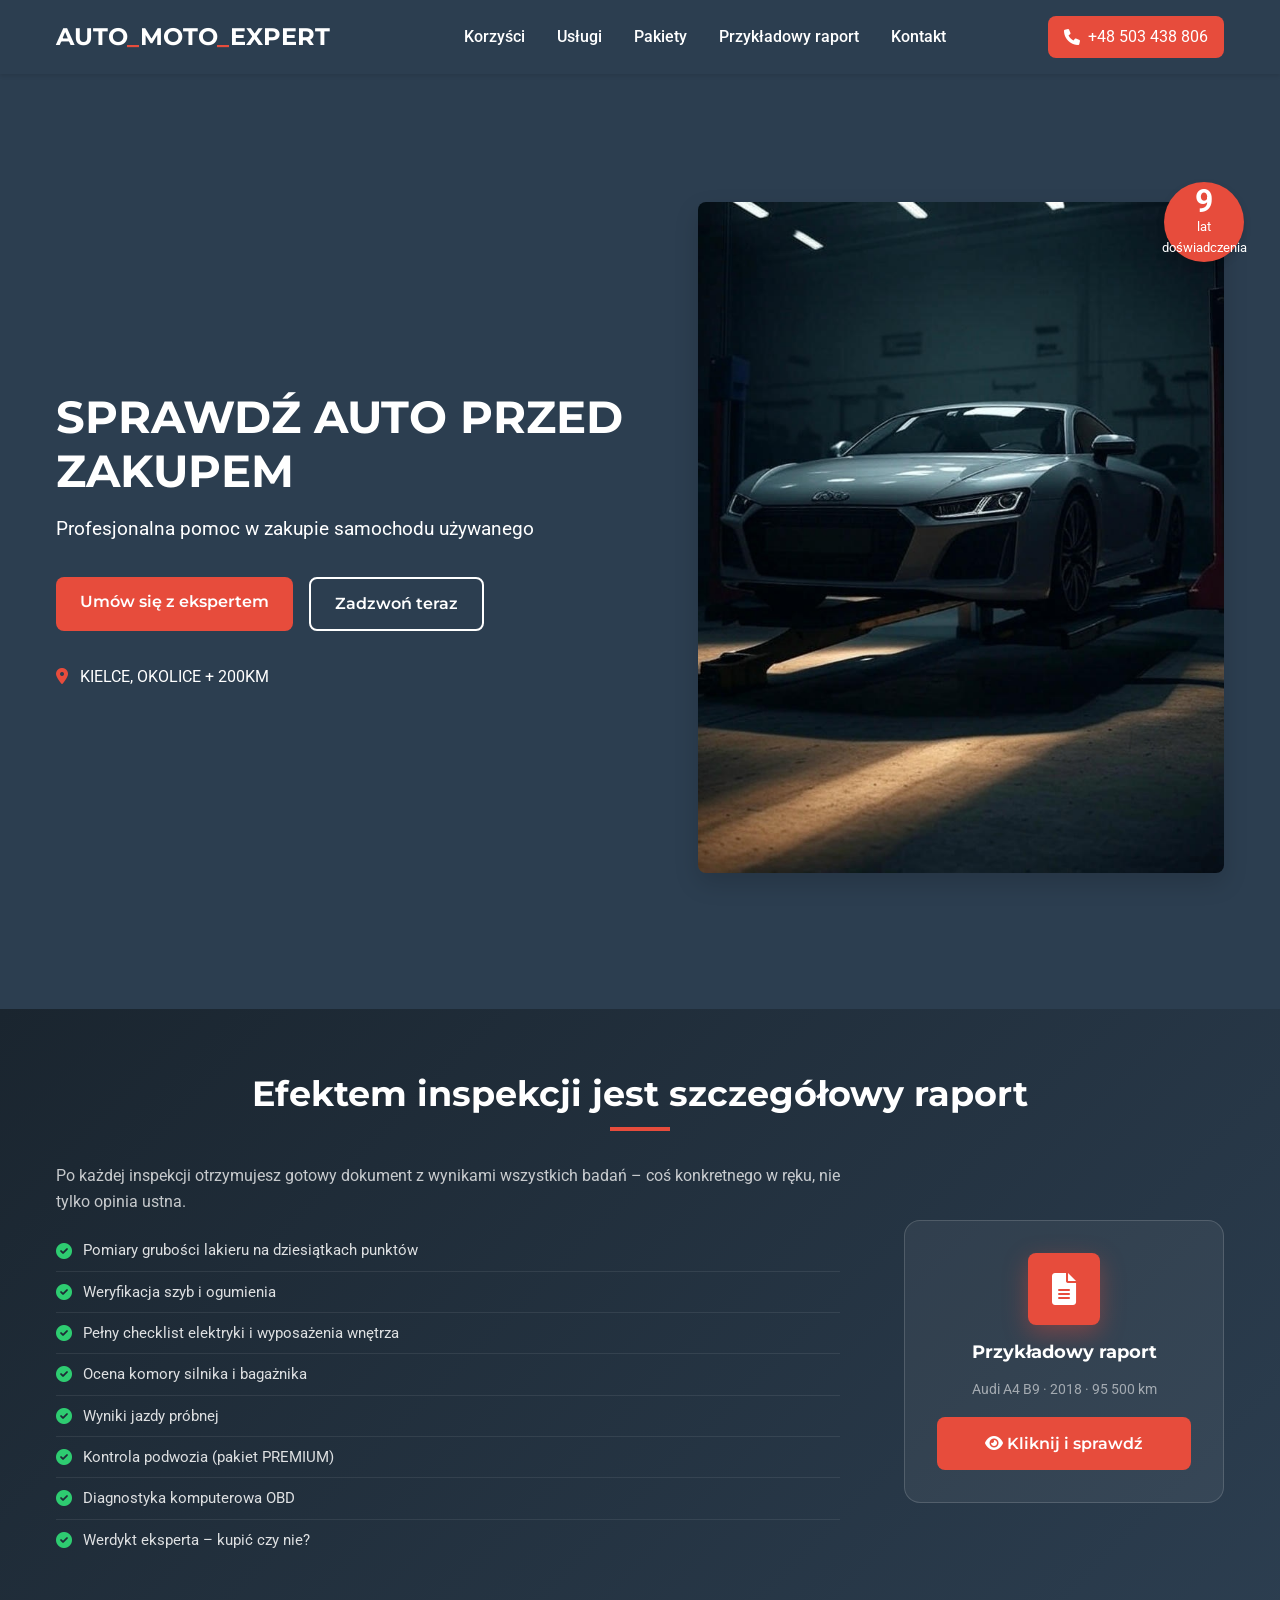
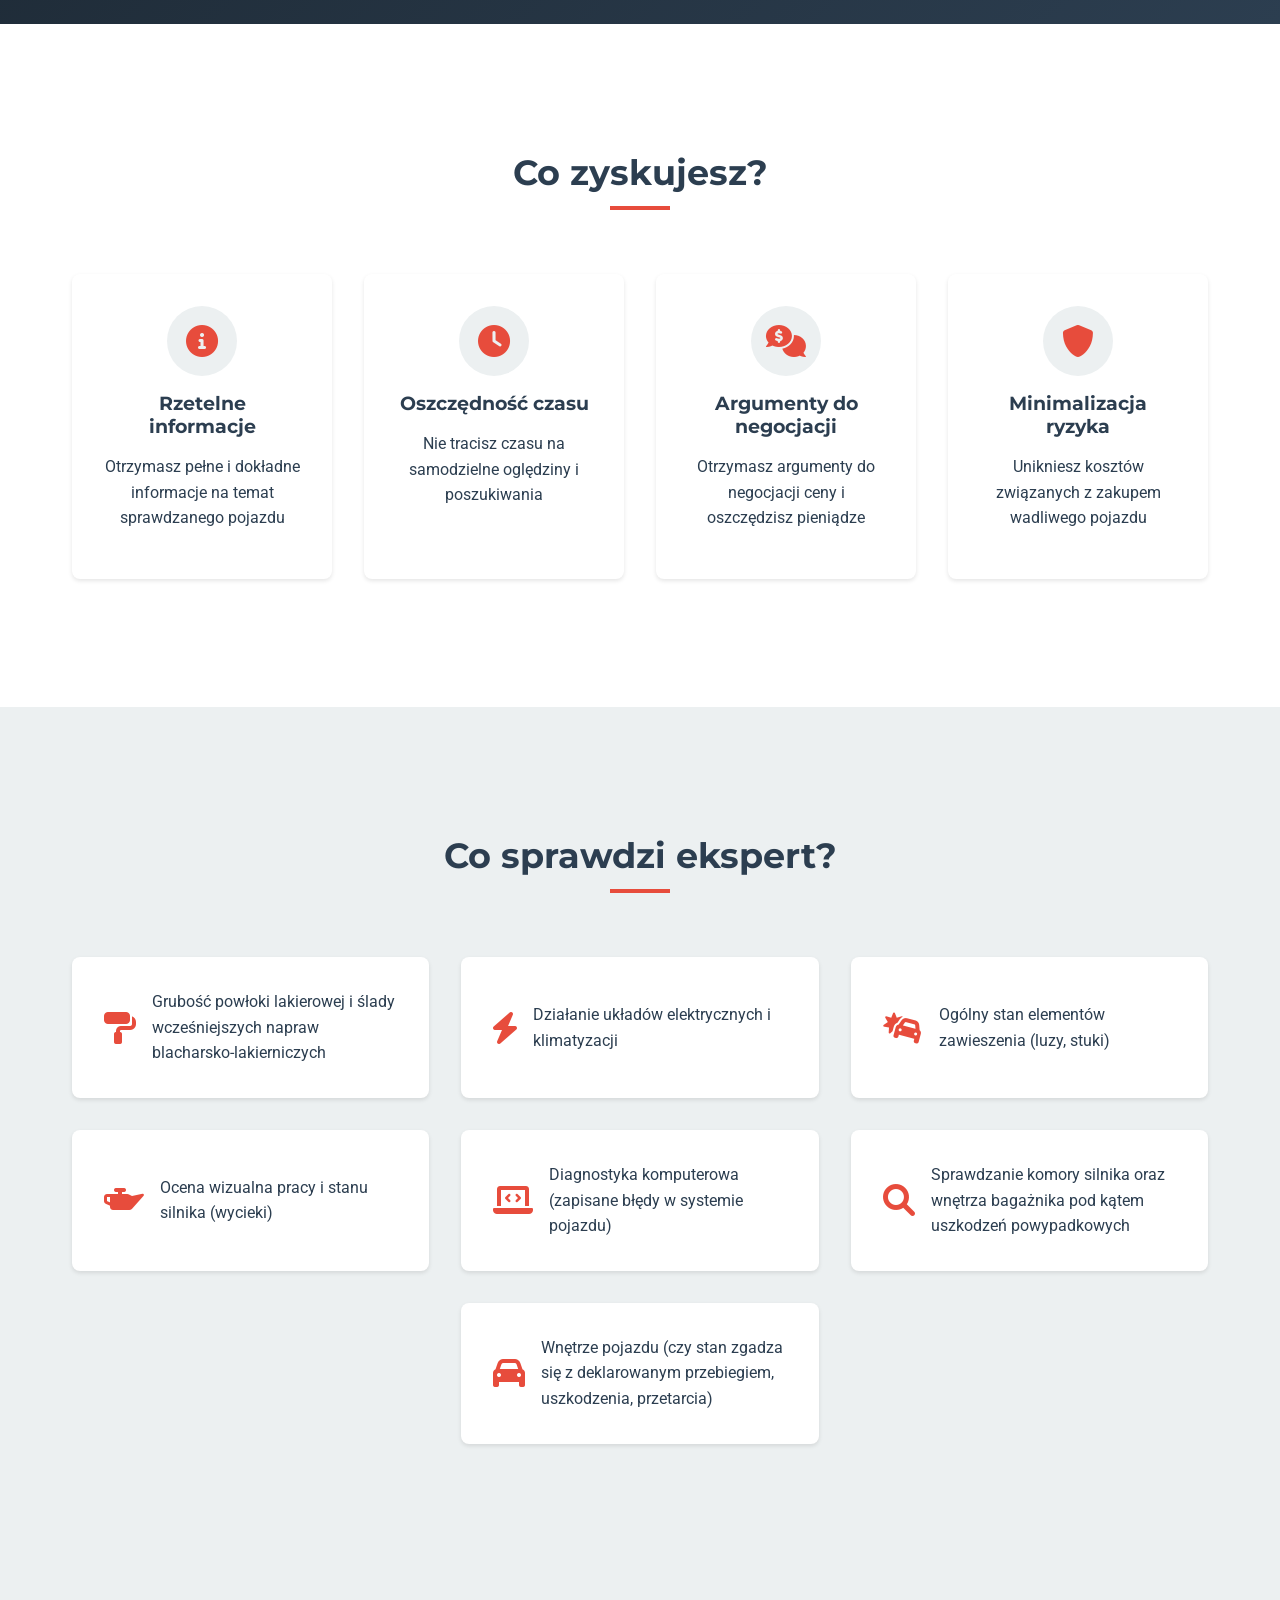
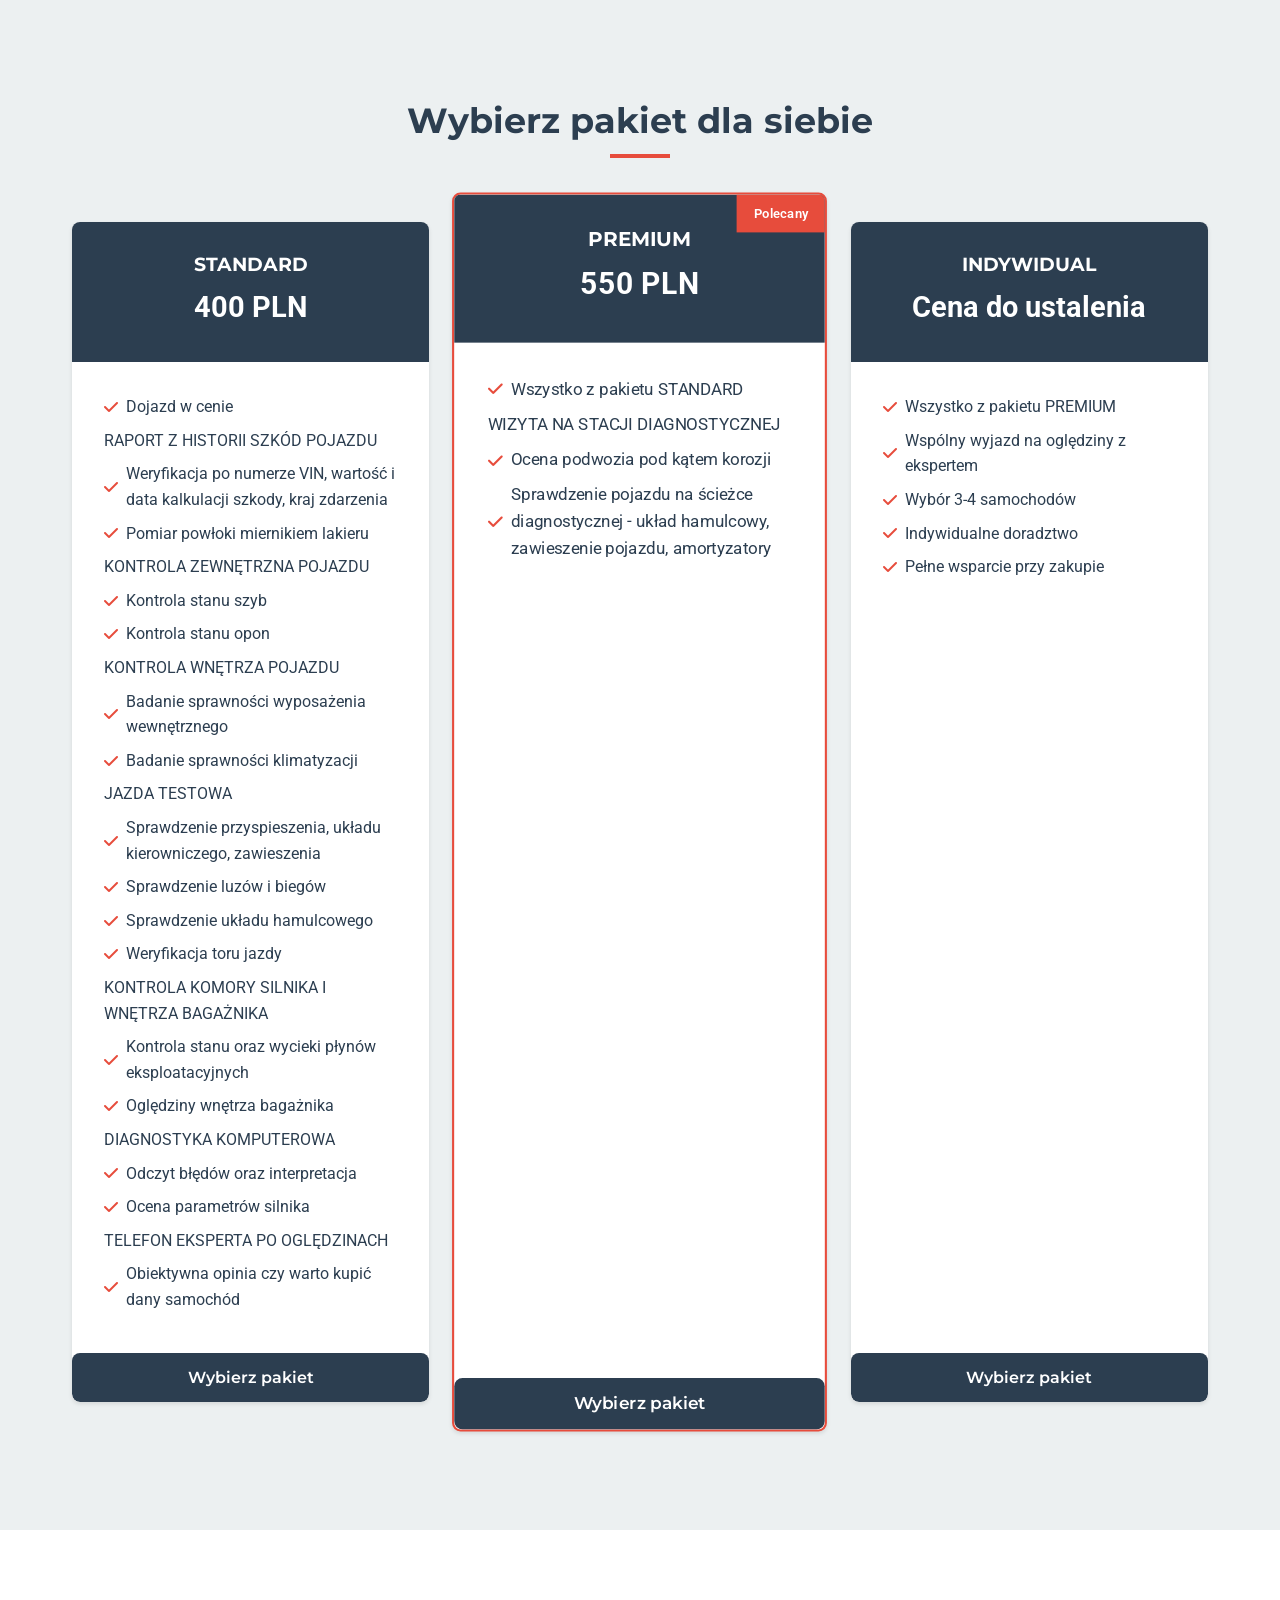
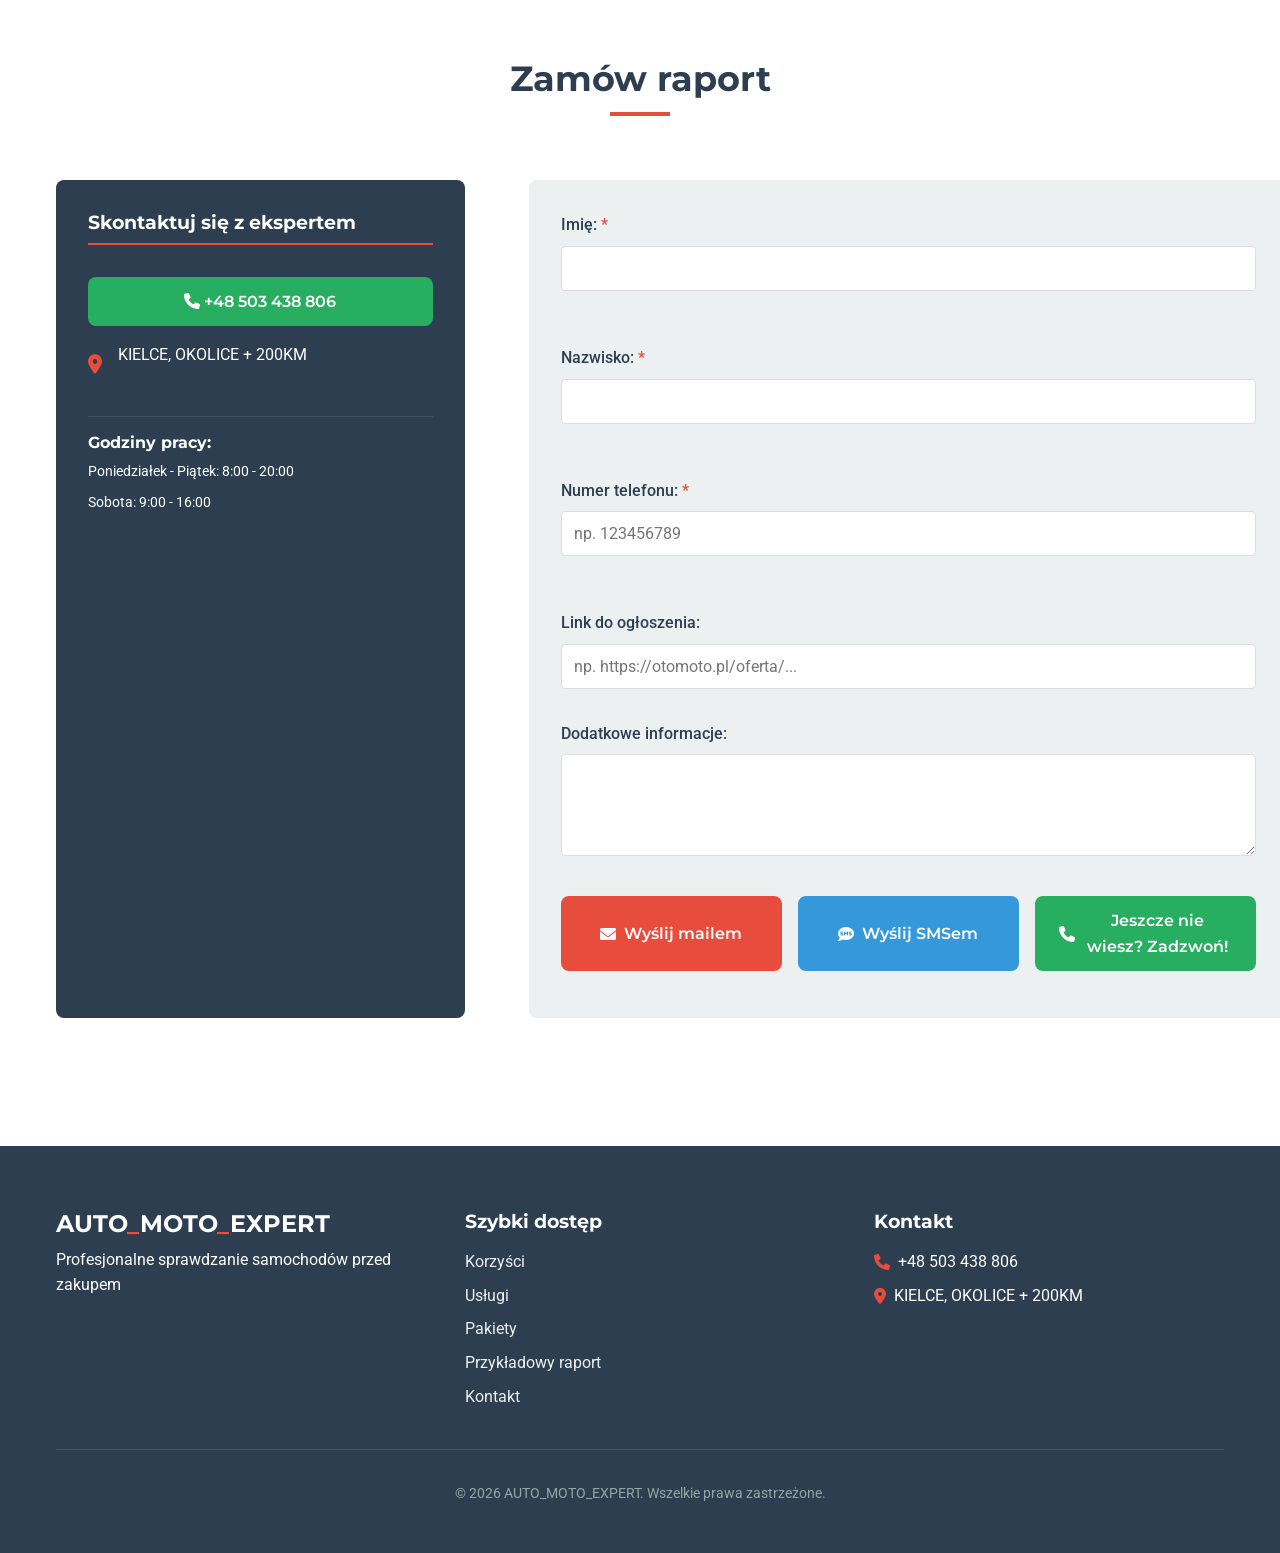
<file: index.html>
<!DOCTYPE html>
<html lang="pl">
  <head>
    <meta charset="UTF-8" />
    <meta name="viewport" content="width=device-width, initial-scale=1.0" />
    <link rel="canonical" href="https://kupspokojnie.pl/" />
    <link rel="icon" href="favicon.ico" sizes="any" />
    <link rel="icon" href="favicon.svg" type="image/svg+xml" />
    <link rel="apple-touch-icon" href="apple-touch-icon.png" />
    <meta
      name="description"
      content="AUTO MOTO EXPERT – profesjonalne sprawdzanie samochodów przed zakupem w Kielcach i okolicach. Zasięg do 200km. Pakiety od 400 PLN. Zadzwoń: +48 503 438 806"
    />
    <meta name="robots" content="index, follow" />
    <meta name="keywords" content="sprawdzanie samochodu przed zakupem, inspekcja pojazdu, rzeczoznawca motoryzacyjny Kielce, ocena samochodu używanego, ekspert motoryzacyjny, przegląd przed zakupem" />
    <meta name="author" content="AUTO MOTO EXPERT" />
    <meta name="geo.region" content="PL-SK" />
    <meta name="geo.placename" content="Kielce" />
    <meta name="geo.position" content="50.8661;20.6286" />
    <meta name="ICBM" content="50.8661, 20.6286" />
    <!-- Open Graph -->
    <meta property="og:type" content="website" />
    <meta property="og:locale" content="pl_PL" />
    <meta property="og:url" content="https://kupspokojnie.pl/" />
    <meta property="og:title" content="AUTO MOTO EXPERT – Sprawdź auto przed zakupem | Kielce" />
    <meta property="og:description" content="Profesjonalne sprawdzanie samochodów przed zakupem. Zasięg do 200km od Kielc. Pakiety od 400 PLN. Zadzwoń: +48 503 438 806" />
    <meta property="og:image" content="hero.jpg" />
    <!-- Twitter Card -->
    <meta name="twitter:card" content="summary_large_image" />
    <meta name="twitter:title" content="AUTO MOTO EXPERT – Sprawdź auto przed zakupem | Kielce" />
    <meta name="twitter:description" content="Profesjonalne sprawdzanie samochodów przed zakupem. Zasięg do 200km od Kielc. Pakiety od 400 PLN." />
    <meta name="twitter:image" content="hero.jpg" />
    <title>AUTO MOTO EXPERT – Sprawdź auto przed zakupem | Kielce i okolice</title>
    <link rel="preconnect" href="https://cdnjs.cloudflare.com" />
    <link
      rel="stylesheet"
      href="https://cdnjs.cloudflare.com/ajax/libs/font-awesome/6.0.0-beta3/css/all.min.css"
    />
    <link rel="preconnect" href="https://fonts.googleapis.com" />
    <link rel="preconnect" href="https://fonts.gstatic.com" crossorigin />
    <link
      href="https://fonts.googleapis.com/css2?family=Montserrat:wght@400;600;700&family=Roboto:wght@300;400;500&display=swap"
      rel="stylesheet"
    />
    <!-- <script src="https://web.cmp.usercentrics.eu/modules/autoblocker.js"></script>
    <script
      id="usercentrics-cmp"
      src="https://web.cmp.usercentrics.eu/ui/loader.js"
      data-settings-id="I_JPikkvjYfFU_"
      async
    ></script> -->
    <!-- Google Tag Manager -->
    <script>
      (function (w, d, s, l, i) {
        w[l] = w[l] || [];
        w[l].push({ "gtm.start": new Date().getTime(), event: "gtm.js" });
        var f = d.getElementsByTagName(s)[0],
          j = d.createElement(s),
          dl = l != "dataLayer" ? "&l=" + l : "";
        j.async = true;
        j.src = "https://www.googletagmanager.com/gtm.js?id=" + i + dl;
        f.parentNode.insertBefore(j, f);
      })(window, document, "script", "dataLayer", "GTM-N4V8BGBS");
    </script>
    <!-- End Google Tag Manager -->
    <!-- Google tag (gtag.js) -->
    <script
      async
      src="https://www.googletagmanager.com/gtag/js?id=AW-17103103347"
    ></script>
    <script>
      window.dataLayer = window.dataLayer || [];
      function gtag() {
        dataLayer.push(arguments);
      }
      gtag("js", new Date());
      gtag("config", "AW-17103103347");
      gtag("consent", "default", {
        ad_storage: "denied",
        analytics_storage: "denied",
        ad_user_data: "denied",
        ad_personalization: "denied",
      });
    </script>
    <style>
      /* Reset CSS i podstawowe style */
      *,
      *::before,
      *::after {
        box-sizing: border-box;
        margin: 0;
        padding: 0;
      }

      /* Zmienne CSS dla spójnego stosowania kolorów i innych wartości */
      :root {
        /* Kolory */
        --primary: #2c3e50;
        --secondary: #e74c3c;
        --accent: #3498db;
        --light: #ecf0f1;
        --dark: #1a252f;
        --white: #ffffff;
        --gray: #95a5a6;
        --success: #2ecc71;
        --error: #e74c3c;

        /* Cienie */
        --shadow-sm: 0 2px 4px rgba(0, 0, 0, 0.1);
        --shadow-md: 0 4px 8px rgba(0, 0, 0, 0.12);
        --shadow-lg: 0 10px 25px rgba(0, 0, 0, 0.15);

        /* Zaokrąglenia */
        --radius-sm: 4px;
        --radius-md: 8px;
        --radius-lg: 16px;

        /* Odstępy */
        --spacing-xs: 0.5rem;
        --spacing-sm: 1rem;
        --spacing-md: 2rem;
        --spacing-lg: 4rem;
        --spacing-xl: 8rem;
      }

      /* Podstawowe style strony */
      html {
        font-size: 16px;
        scroll-behavior: smooth;
      }

      body {
        font-family: "Roboto", sans-serif;
        line-height: 1.6;
        color: var(--primary);
        background-color: var(--white);
      }

      .container {
        width: 100%;
        max-width: 1200px;
        margin: 0 auto;
        padding: 0 var(--spacing-sm);
      }

      /* Typografia */
      h1,
      h2,
      h3,
      h4,
      h5,
      h6 {
        font-family: "Montserrat", sans-serif;
        font-weight: 700;
        line-height: 1.2;
        margin-bottom: var(--spacing-sm);
      }

      .section-title {
        text-align: center;
        font-size: 2.2rem;
        margin-bottom: var(--spacing-lg);
        position: relative;
        padding-bottom: var(--spacing-sm);
      }

      .section-title::after {
        content: "";
        position: absolute;
        bottom: 0;
        left: 50%;
        transform: translateX(-50%);
        width: 60px;
        height: 4px;
        background-color: var(--secondary);
      }

      p {
        margin-bottom: var(--spacing-sm);
      }

      .highlight {
        color: var(--secondary);
      }

      /* Pomocnicze klasy */
      .text-center {
        text-align: center;
      }

      /* Przyciski */
      .btn {
        display: inline-block;
        padding: 0.75rem 1.5rem;
        border-radius: var(--radius-md);
        text-decoration: none;
        font-family: "Montserrat", sans-serif;
        font-weight: 600;
        text-align: center;
        cursor: pointer;
        transition: all 0.3s ease;
        border: none;
        font-size: 1rem;
      }

      .btn-primary {
        background-color: var(--secondary);
        color: var(--white);
      }

      .btn-primary:hover {
        background-color: #c0392b;
        transform: translateY(-2px);
        box-shadow: var(--shadow-md);
      }

      .btn-secondary {
        background-color: var(--accent);
        color: var(--white);
      }

      .btn-secondary:hover {
        background-color: #2980b9;
        transform: translateY(-2px);
        box-shadow: var(--shadow-md);
      }

      .btn-outline {
        background-color: transparent;
        color: var(--white);
        border: 2px solid var(--white);
      }

      .btn-outline:hover {
        background-color: var(--white);
        color: var(--primary);
        transform: translateY(-2px);
        box-shadow: var(--shadow-md);
      }

      .btn-package {
        background-color: var(--primary);
        color: var(--white);
        width: 100%;
        margin-top: auto;
      }

      .btn-package:hover {
        background-color: var(--secondary);
        transform: translateY(-2px);
        box-shadow: var(--shadow-md);
      }

      .btn-full {
        width: 100%;
      }

      .btn-contact {
        flex: 1;
        margin: 0;
        display: flex;
        justify-content: center;
        align-items: center;
      }

      .btn-contact i {
        margin-right: 8px;
      }

      .btn-call {
        background-color: #27ae60;
        color: var(--white);
      }

      .btn-call:hover {
        background-color: #219a52;
        transform: translateY(-2px);
        box-shadow: var(--shadow-md);
      }

      /* Header */
      .header {
        background-color: var(--primary);
        color: var(--white);
        padding: var(--spacing-sm) 0;
        position: sticky;
        top: 0;
        z-index: 1000;
        box-shadow: var(--shadow-sm);
      }

      .header-container {
        display: flex;
        justify-content: space-between;
        align-items: center;
      }

      .logo p {
        font-size: 1.5rem;
        font-family: "Montserrat", sans-serif;
        font-weight: 700;
        margin: 0;
      }

      .main-nav {
        display: flex;
        align-items: center;
      }

      .nav-links {
        display: flex;
        list-style: none;
      }

      .nav-links li {
        margin-left: var(--spacing-md);
      }

      .nav-links a {
        color: var(--white);
        text-decoration: none;
        font-weight: 500;
        font-size: 1rem;
        transition: color 0.3s ease;
      }

      .nav-links a:hover {
        color: var(--secondary);
      }

      .contact-info {
        display: flex;
        align-items: center;
      }

      .phone-btn {
        display: flex;
        align-items: center;
        color: var(--white);
        text-decoration: none;
        padding: 0.5rem 1rem;
        border-radius: var(--radius-md);
        background-color: var(--secondary);
        transition: all 0.3s ease;
      }

      .phone-btn:hover {
        background-color: #c0392b;
        transform: translateY(-2px);
      }

      .phone-btn i {
        margin-right: 0.5rem;
      }

      .mobile-menu-btn {
        display: none;
        flex-direction: column;
        justify-content: space-between;
        width: 30px;
        height: 21px;
        background: transparent;
        border: none;
        cursor: pointer;
      }

      .mobile-menu-btn span {
        display: block;
        width: 100%;
        height: 3px;
        background-color: var(--white);
        border-radius: 3px;
        transition: all 0.3s ease;
      }

      /* Hero Section */
      .hero {
        background-color: var(--primary);
        color: var(--white);
        padding: var(--spacing-xl) 0;
        position: relative;
        overflow: hidden;
      }

      .hero::before {
        content: "";
        position: absolute;
        top: 0;
        left: 0;
        width: 100%;
        height: 100%;
        background: linear-gradient(
          45deg,
          rgba(44, 62, 80, 0.9) 0%,
          rgba(44, 62, 80, 0.7) 100%
        );
        z-index: 1;
      }

      .hero-container {
        position: relative;
        z-index: 2;
        display: flex;
        align-items: center;
        justify-content: space-between;
      }

      .hero-content {
        flex: 0 0 50%;
      }

      .hero-content h1 {
        font-size: 2.8rem;
        margin-bottom: var(--spacing-sm);
        line-height: 1.2;
      }

      .hero-content p {
        font-size: 1.2rem;
        margin-bottom: var(--spacing-md);
      }

      .hero-btns {
        display: flex;
        gap: var(--spacing-sm);
        margin-bottom: var(--spacing-md);
      }

      .expert-info {
        font-size: 1rem;
        line-height: 1.8;
      }

      .expert-info i {
        color: var(--secondary);
        margin-right: 0.5rem;
      }

      .hero-image {
        flex: 0 0 45%;
        position: relative;
      }

      .hero-image img {
        width: 100%;
        height: auto;
        border-radius: var(--radius-md);
        box-shadow: var(--shadow-lg);
      }

      .experience-badge {
        position: absolute;
        top: -20px;
        right: -20px;
        background-color: var(--secondary);
        color: var(--white);
        width: 80px;
        height: 80px;
        border-radius: 50%;
        display: flex;
        flex-direction: column;
        justify-content: center;
        align-items: center;
        text-align: center;
        box-shadow: var(--shadow-md);
      }

      .experience-badge span {
        font-size: 2rem;
        font-weight: 700;
        line-height: 1;
      }

      .experience-badge small {
        font-size: 0.8rem;
      }

      /* Benefits Section */
      .benefits {
        padding: var(--spacing-xl) 0;
        background-color: var(--white);
      }

      .benefits-container {
        display: flex;
        flex-wrap: wrap;
        justify-content: center;
        gap: var(--spacing-md);
      }

      .benefit-card {
        flex: 0 0 calc(25% - var(--spacing-md));
        background-color: var(--white);
        border-radius: var(--radius-md);
        padding: var(--spacing-md);
        box-shadow: var(--shadow-sm);
        text-align: center;
        transition: all 0.3s ease;
      }

      .benefit-card:hover {
        transform: translateY(-5px);
        box-shadow: var(--shadow-md);
      }

      .benefit-icon {
        width: 70px;
        height: 70px;
        margin: 0 auto var(--spacing-sm);
        background-color: var(--light);
        border-radius: 50%;
        display: flex;
        justify-content: center;
        align-items: center;
      }

      .benefit-icon i {
        font-size: 2rem;
        color: var(--secondary);
      }

      .benefit-card h3 {
        font-size: 1.2rem;
        margin-bottom: var(--spacing-sm);
      }

      /* Services Section */
      .services {
        padding: var(--spacing-xl) 0;
        background-color: var(--light);
      }

      .services-container {
        display: flex;
        flex-wrap: wrap;
        justify-content: center;
        gap: var(--spacing-md);
      }

      .service-item {
        flex: 0 0 calc(33.333% - var(--spacing-md));
        display: flex;
        align-items: center;
        background-color: var(--white);
        padding: var(--spacing-md);
        border-radius: var(--radius-md);
        box-shadow: var(--shadow-sm);
        transition: all 0.3s ease;
      }

      .service-item:hover {
        transform: translateY(-3px);
        box-shadow: var(--shadow-md);
      }

      .service-item i {
        font-size: 2rem;
        color: var(--secondary);
        margin-right: var(--spacing-sm);
        flex-shrink: 0;
      }

      .service-item p {
        margin: 0;
      }

      /* Report Section */
      .report {
        padding: var(--spacing-xl) 0;
        background-color: var(--white);
      }

      .report-container {
        display: flex;
        align-items: center;
        gap: var(--spacing-lg);
      }

      .report-info {
        flex: 0 0 50%;
      }

      .report-info p {
        margin-bottom: var(--spacing-md);
        font-size: 1.1rem;
      }

      .report-image {
        flex: 0 0 50%;
      }

      .report-image img {
        width: 100%;
        height: auto;
        border-radius: var(--radius-md);
        box-shadow: var(--shadow-md);
      }

      /* Packages Section */
      .packages {
        padding: var(--spacing-xl) 0;
        background-color: var(--light);
      }

      .packages-container {
        display: flex;
        flex-wrap: wrap;
        justify-content: center;
        gap: var(--spacing-md);
      }

      .package-card {
        flex: 0 0 calc(33.333% - var(--spacing-md));
        display: flex;
        flex-direction: column;
        background-color: var(--white);
        border-radius: var(--radius-md);
        overflow: hidden;
        box-shadow: var(--shadow-sm);
        transition: all 0.3s ease;
        position: relative;
      }

      .package-card:hover {
        transform: translateY(-5px);
        box-shadow: var(--shadow-md);
      }

      .package-featured {
        border: 2px solid var(--secondary);
        transform: scale(1.05);
        z-index: 10;
      }

      .package-featured:hover {
        transform: scale(1.05) translateY(-5px);
      }

      .package-badge {
        position: absolute;
        top: 0;
        right: 0;
        background-color: var(--secondary);
        color: var(--white);
        padding: 0.5rem 1rem;
        font-size: 0.8rem;
        font-weight: 600;
        z-index: 1;
      }

      .package-header {
        background-color: var(--primary);
        color: var(--white);
        padding: var(--spacing-md);
        text-align: center;
      }

      .package-header h3 {
        margin-bottom: var(--spacing-xs);
      }

      .package-price {
        font-size: 1.8rem;
        font-weight: 700;
      }

      .package-features {
        list-style: none;
        padding: var(--spacing-md);
        flex-grow: 1;
      }

      .package-features li {
        margin-bottom: var(--spacing-xs);
        display: flex;
        align-items: center;
      }

      .package-features li i {
        color: var(--secondary);
        margin-right: 0.5rem;
      }

      .package-note {
        text-align: center;
        margin-top: var(--spacing-md);
        color: var(--gray);
        font-size: 0.9rem;
      }

      /* Contact Section */
      .contact {
        padding: var(--spacing-xl) 0;
        background-color: var(--white);
      }

      .contact-container {
        display: flex;
        gap: var(--spacing-lg);
      }

      .contact-info-box {
        flex: 0 0 35%;
        background-color: var(--primary);
        color: var(--white);
        padding: var(--spacing-md);
        border-radius: var(--radius-md);
      }

      .contact-info-box h3 {
        margin-bottom: var(--spacing-md);
        border-bottom: 2px solid var(--secondary);
        padding-bottom: var(--spacing-xs);
      }

      .contact-item {
        display: flex;
        align-items: center;
        margin-bottom: var(--spacing-sm);
      }

      .contact-item i {
        color: var(--secondary);
        font-size: 1.2rem;
        margin-right: var(--spacing-sm);
      }

      .contact-item a {
        color: var(--white);
        text-decoration: none;
        transition: color 0.3s ease;
      }

      .contact-item a:hover {
        color: var(--secondary);
      }

      .contact-hours {
        margin-top: var(--spacing-md);
        border-top: 1px solid rgba(255, 255, 255, 0.1);
        padding-top: var(--spacing-sm);
      }

      .contact-hours h4 {
        margin-bottom: var(--spacing-xs);
        font-size: 1rem;
      }

      .contact-hours p {
        margin-bottom: var(--spacing-xs);
        font-size: 0.9rem;
      }

      .contact-form {
        flex: 0 0 65%;
        background-color: var(--light);
        padding: var(--spacing-md);
        border-radius: var(--radius-md);
      }

      .form-group {
        margin-bottom: var(--spacing-md);
        position: relative;
      }

      .form-group label {
        display: block;
        margin-bottom: var(--spacing-xs);
        font-weight: 500;
      }

      .required {
        color: var(--error);
      }

      .form-group input,
      .form-group textarea {
        width: 100%;
        padding: 0.75rem;
        border: 1px solid #ddd;
        border-radius: var(--radius-sm);
        font-family: "Roboto", sans-serif;
        font-size: 1rem;
        transition: border-color 0.3s ease, box-shadow 0.3s ease;
      }

      .form-group input:focus,
      .form-group textarea:focus {
        outline: none;
        border-color: var(--accent);
        box-shadow: 0 0 0 2px rgba(52, 152, 219, 0.2);
      }

      .error-message {
        color: var(--error);
        font-size: 0.85rem;
        margin-top: 4px;
        min-height: 18px;
      }

      .success-message {
        color: var(--success);
        font-size: 0.95rem;
        margin-top: var(--spacing-sm);
        text-align: center;
        padding: 10px;
        background-color: rgba(46, 204, 113, 0.1);
        border-radius: var(--radius-sm);
        transition: all 0.3s ease;
      }

      .radio-group {
        display: flex;
        align-items: center;
        margin-bottom: var(--spacing-xs);
      }

      .radio-group input[type="radio"] {
        width: auto;
        margin-right: 0.5rem;
        cursor: pointer;
      }

      .radio-group label {
        display: inline;
        margin: 0;
        cursor: pointer;
      }

      .button-group {
        display: flex;
        justify-content: space-between;
        gap: var(--spacing-sm);
      }

      /* Sekcja podglądu raportu */
      .report-preview {
        background: linear-gradient(135deg, #1a252f 0%, var(--primary) 100%);
        color: var(--white);
        padding: var(--spacing-lg) 0;
      }

      .report-preview .section-title {
        color: var(--white);
        text-align: center;
        margin-bottom: var(--spacing-md);
      }

      .report-preview-cols {
        display: flex;
        align-items: stretch;
        gap: var(--spacing-lg);
      }

      .report-checklist-col {
        flex: 1;
      }

      .report-checklist-col p {
        color: rgba(255,255,255,.75);
        font-size: 1rem;
        margin-bottom: var(--spacing-sm);
      }

      .report-checklist {
        list-style: none;
        margin: 0;
      }

      .report-checklist li {
        display: flex;
        align-items: center;
        gap: .7rem;
        padding: .5rem 0;
        border-bottom: 1px solid rgba(255,255,255,.08);
        font-size: .95rem;
        color: rgba(255,255,255,.85);
      }

      .report-checklist li:last-child { border-bottom: none; }

      .report-checklist li i {
        color: #2ecc71;
        font-size: 1rem;
        flex-shrink: 0;
      }

      .report-cta-col {
        flex: 0 0 320px;
        display: flex;
        align-items: center;
        justify-content: center;
      }

      .report-cta-card {
        width: 100%;
        background: rgba(255,255,255,.06);
        border: 1px solid rgba(255,255,255,.15);
        border-radius: var(--radius-lg);
        padding: var(--spacing-md);
        text-align: center;
        display: flex;
        flex-direction: column;
        align-items: center;
        gap: var(--spacing-sm);
      }

      .report-cta-icon {
        width: 72px; height: 72px;
        background: var(--secondary);
        border-radius: var(--radius-md);
        display: flex; align-items: center; justify-content: center;
        font-size: 2rem;
        color: var(--white);
        box-shadow: 0 8px 24px rgba(231,76,60,.4);
      }

      .report-cta-card h3 {
        color: var(--white);
        font-size: 1.15rem;
        margin: 0;
      }

      .report-cta-card p {
        color: rgba(255,255,255,.55);
        font-size: .85rem;
        margin: 0;
      }

      .btn-report {
        display: inline-block;
        background-color: var(--secondary);
        color: var(--white);
        padding: .85rem 1.6rem;
        border-radius: var(--radius-md);
        font-family: "Montserrat", sans-serif;
        font-weight: 600;
        font-size: 1rem;
        text-decoration: none;
        transition: all .25s;
        width: 100%;
        text-align: center;
      }

      .btn-report:hover {
        background-color: #c0392b;
        transform: translateY(-2px);
        box-shadow: var(--shadow-md);
      }

      /* Footer */
      .footer {
        background-color: var(--primary);
        color: var(--white);
        padding-top: var(--spacing-lg);
      }

      .footer-content {
        display: flex;
        flex-wrap: wrap;
        justify-content: space-between;
        gap: var(--spacing-md);
        padding-bottom: var(--spacing-md);
        border-bottom: 1px solid rgba(255, 255, 255, 0.1);
      }

      .footer-logo {
        flex: 0 0 30%;
      }

      .footer-logo h3 {
        font-size: 1.5rem;
        margin-bottom: var(--spacing-xs);
      }

      .footer-links {
        flex: 0 0 30%;
      }

      .footer-links h4,
      .footer-contact h4 {
        margin-bottom: var(--spacing-sm);
        font-size: 1.2rem;
      }

      .footer-links ul {
        list-style: none;
      }

      .footer-links ul li {
        margin-bottom: var(--spacing-xs);
      }

      .footer-links ul li a {
        color: var(--light);
        text-decoration: none;
        transition: color 0.3s ease;
      }

      .footer-links ul li a:hover {
        color: var(--secondary);
      }

      .footer-contact {
        flex: 0 0 30%;
      }

      .footer-contact p {
        display: flex;
        align-items: center;
        margin-bottom: var(--spacing-xs);
      }

      .footer-contact i {
        color: var(--secondary);
        margin-right: 0.5rem;
      }

      .footer-contact a {
        color: var(--white);
        text-decoration: none;
        transition: color 0.3s ease;
      }

      .footer-contact a:hover {
        color: var(--secondary);
      }

      .footer-bottom {
        padding: var(--spacing-md) 0;
        text-align: center;
        font-size: 0.9rem;
        color: var(--gray);
      }

      /* Media Queries dla responsywności */
      @media (max-width: 992px) {
        html {
          font-size: 15px;
        }

        .hero-container {
          flex-direction: column;
        }

        .hero-content,
        .hero-image {
          flex: 0 0 100%;
        }

        .hero-content {
          margin-bottom: var(--spacing-md);
        }

        .benefit-card {
          flex: 0 0 calc(50% - var(--spacing-md));
        }

        .service-item {
          flex: 0 0 calc(50% - var(--spacing-md));
        }

        .report-container {
          flex-direction: column;
        }

        .report-info,
        .report-image {
          flex: 0 0 100%;
        }

        .report-info {
          margin-bottom: var(--spacing-md);
        }

        .package-card {
          flex: 0 0 calc(50% - var(--spacing-md));
        }

        .package-featured {
          transform: scale(1);
        }

        .package-featured:hover {
          transform: translateY(-5px);
        }

        .contact-container {
          flex-direction: column;
        }

        .contact-info-box,
        .contact-form {
          flex: 0 0 100%;
        }

        .contact-info-box {
          margin-bottom: var(--spacing-md);
        }

        .footer-logo,
        .footer-links,
        .footer-contact {
          flex: 0 0 100%;
          margin-bottom: var(--spacing-md);
        }
      }

      @media (max-width: 768px) {
        .header-container {
          flex-wrap: wrap;
        }

        .mobile-menu-btn {
          display: flex;
        }

        .nav-links {
          position: absolute;
          top: 100%;
          left: 0;
          width: 100%;
          flex-direction: column;
          background-color: var(--primary);
          display: none;
          padding: var(--spacing-md);
          box-shadow: var(--shadow-md);
        }

        .nav-links.active {
          display: flex;
        }

        .nav-links li {
          margin: 0 0 var(--spacing-sm) 0;
        }

        .mobile-menu-btn.active span:nth-child(1) {
          transform: rotate(45deg) translate(5px, 5px);
        }

        .mobile-menu-btn.active span:nth-child(2) {
          opacity: 0;
        }

        .mobile-menu-btn.active span:nth-child(3) {
          transform: rotate(-45deg) translate(7px, -6px);
        }

        .hero-btns {
          flex-direction: column;
          gap: var(--spacing-xs);
        }

        .benefit-card,
        .service-item,
        .package-card {
          flex: 0 0 100%;
        }

        .button-group {
          flex-direction: column;
        }

        .btn-contact {
          width: 100%;
          margin-bottom: var(--spacing-xs);
        }
      }

      @media (max-width: 576px) {
        html {
          font-size: 14px;
        }

        .contact-info {
          display: none;
        }

        .logo {
          flex: 1;
        }

        .hero {
          padding: var(--spacing-lg) 0;
        }

        .hero-content h1 {
          font-size: 2.2rem;
        }

        .section-title {
          font-size: 1.8rem;
        }

        .footer-content {
          flex-direction: column;
        }

        .report-preview-cols {
          flex-direction: column;
          gap: var(--spacing-md);
        }

        .report-cta-col {
          flex: none;
          width: 100%;
        }
      }
    </style>
  </head>
  <body>
    <!-- Nagłówek strony -->
    <header class="header">
      <div class="container header-container">
        <div class="logo">
          <p>
            AUTO<span class="highlight">_</span>MOTO<span class="highlight"
              >_</span
            >EXPERT
          </p>
        </div>
        <nav class="main-nav">
          <button class="mobile-menu-btn" aria-label="Menu">
            <span></span>
            <span></span>
            <span></span>
          </button>
          <ul class="nav-links">
            <li><a href="#korzysci">Korzyści</a></li>
            <li><a href="#uslugi">Usługi</a></li>
            <li><a href="#pakiety">Pakiety</a></li>
            <li><a href="raport-przykladowy.html">Przykładowy raport</a></li>
            <li><a href="#kontakt">Kontakt</a></li>
          </ul>
        </nav>
        <div class="contact-info">
          <a
            href="tel:+48503438806"
            class="phone-btn"
            data-conversion-type="phone_call"
          >
            <i class="fas fa-phone"></i> +48 503 438 806
          </a>
        </div>
      </div>
    </header>

    <!-- Sekcja główna hero -->
    <section class="hero">
      <div class="container hero-container">
        <div class="hero-content">
          <h1>SPRAWDŹ AUTO PRZED ZAKUPEM</h1>
          <p>Profesjonalna pomoc w zakupie samochodu używanego</p>
          <div class="hero-btns">
            <a href="#kontakt" class="btn btn-primary">Umów się z ekspertem</a>
            <a
              href="tel:+48503438806"
              class="btn btn-outline"
              data-conversion-type="phone_call"
              >Zadzwoń teraz</a
            >
          </div>
          <div class="expert-info">
            <i class="fas fa-map-marker-alt"></i> KIELCE, OKOLICE + 200KM
          </div>
        </div>
        <div class="hero-image">
          <img src="hero.jpg" alt="Sprawdzanie samochodu przez eksperta AUTO MOTO EXPERT" fetchpriority="high" />
          <div class="experience-badge">
            <span>9</span>
            <small>lat doświadczenia</small>
          </div>
        </div>
      </div>
    </section>

    <!-- Sekcja podgląd raportu -->
    <section class="report-preview">
      <div class="container">
        <h2 class="section-title">Efektem inspekcji jest szczegółowy raport</h2>
        <div class="report-preview-cols">

          <div class="report-checklist-col">
            <p>Po każdej inspekcji otrzymujesz gotowy dokument z wynikami wszystkich badań – coś konkretnego w ręku, nie tylko opinia ustna.</p>
            <ul class="report-checklist">
              <li><i class="fas fa-check-circle"></i> Pomiary grubości lakieru na dziesiątkach punktów</li>
              <li><i class="fas fa-check-circle"></i> Weryfikacja szyb i ogumienia</li>
              <li><i class="fas fa-check-circle"></i> Pełny checklist elektryki i wyposażenia wnętrza</li>
              <li><i class="fas fa-check-circle"></i> Ocena komory silnika i bagażnika</li>
              <li><i class="fas fa-check-circle"></i> Wyniki jazdy próbnej</li>
              <li><i class="fas fa-check-circle"></i> Kontrola podwozia (pakiet PREMIUM)</li>
              <li><i class="fas fa-check-circle"></i> Diagnostyka komputerowa OBD</li>
              <li><i class="fas fa-check-circle"></i> Werdykt eksperta – kupić czy nie?</li>
            </ul>
          </div>

          <div class="report-cta-col">
            <div class="report-cta-card">
              <div class="report-cta-icon"><i class="fas fa-file-alt"></i></div>
              <h3>Przykładowy raport</h3>
              <p>Audi A4 B9 &middot; 2018 &middot; 95&nbsp;500&nbsp;km</p>
              <a href="raport-przykladowy.html" class="btn btn-report">
                <i class="fas fa-eye"></i> Kliknij i sprawdź
              </a>
            </div>
          </div>

        </div>
      </div>
    </section>

    <!-- Sekcja korzyści -->
    <section id="korzysci" class="benefits">
      <div class="container">
        <h2 class="section-title">Co zyskujesz?</h2>
        <div class="benefits-container">
          <div class="benefit-card">
            <div class="benefit-icon">
              <i class="fas fa-info-circle"></i>
            </div>
            <h3>Rzetelne informacje</h3>
            <p>
              Otrzymasz pełne i dokładne informacje na temat sprawdzanego
              pojazdu
            </p>
          </div>
          <div class="benefit-card">
            <div class="benefit-icon">
              <i class="fas fa-clock"></i>
            </div>
            <h3>Oszczędność czasu</h3>
            <p>Nie tracisz czasu na samodzielne oględziny i poszukiwania</p>
          </div>
          <div class="benefit-card">
            <div class="benefit-icon">
              <i class="fas fa-comments-dollar"></i>
            </div>
            <h3>Argumenty do negocjacji</h3>
            <p>
              Otrzymasz argumenty do negocjacji ceny i oszczędzisz pieniądze
            </p>
          </div>
          <div class="benefit-card">
            <div class="benefit-icon">
              <i class="fas fa-shield-alt"></i>
            </div>
            <h3>Minimalizacja ryzyka</h3>
            <p>Unikniesz kosztów związanych z zakupem wadliwego pojazdu</p>
          </div>
        </div>
      </div>
    </section>

    <!-- Sekcja usług eksperta -->
    <section id="uslugi" class="services">
      <div class="container">
        <h2 class="section-title">Co sprawdzi ekspert?</h2>
        <div class="services-container">
          <div class="service-item">
            <i class="fas fa-paint-roller"></i>
            <p>
              Grubość powłoki lakierowej i ślady wcześniejszych napraw
              blacharsko-lakierniczych
            </p>
          </div>
          <div class="service-item">
            <i class="fas fa-bolt"></i>
            <p>Działanie układów elektrycznych i klimatyzacji</p>
          </div>
          <div class="service-item">
            <i class="fas fa-car-crash"></i>
            <p>Ogólny stan elementów zawieszenia (luzy, stuki)</p>
          </div>
          <div class="service-item">
            <i class="fas fa-oil-can"></i>
            <p>Ocena wizualna pracy i stanu silnika (wycieki)</p>
          </div>
          <div class="service-item">
            <i class="fas fa-laptop-code"></i>
            <p>Diagnostyka komputerowa (zapisane błędy w systemie pojazdu)</p>
          </div>
          <div class="service-item">
            <i class="fas fa-search"></i>
            <p>
              Sprawdzanie komory silnika oraz wnętrza bagażnika pod kątem
              uszkodzeń powypadkowych
            </p>
          </div>
          <div class="service-item">
            <i class="fas fa-car"></i>
            <p>
              Wnętrze pojazdu (czy stan zgadza się z deklarowanym przebiegiem,
              uszkodzenia, przetarcia)
            </p>
          </div>
        </div>
      </div>
    </section>

    <!-- Sekcja pakietów -->
    <section id="pakiety" class="packages">
      <div class="container">
        <h2 class="section-title">Wybierz pakiet dla siebie</h2>
        <div class="packages-container">
          <div class="package-card">
            <div class="package-header">
              <h3>STANDARD</h3>
              <div class="package-price">400 PLN</div>
            </div>
            <ul class="package-features">
              <li><i class="fas fa-check"></i> Dojazd w cenie</li>
              <li>RAPORT Z HISTORII SZKÓD POJAZDU</li>
              <li>
                <i class="fas fa-check"></i> Weryfikacja po numerze VIN, wartość
                i data kalkulacji szkody, kraj zdarzenia
              </li>
              <li>
                <i class="fas fa-check"></i> Pomiar powłoki miernikiem lakieru
              </li>
              <li>KONTROLA ZEWNĘTRZNA POJAZDU</li>
              <li><i class="fas fa-check"></i> Kontrola stanu szyb</li>
              <li><i class="fas fa-check"></i> Kontrola stanu opon</li>
              <li>KONTROLA WNĘTRZA POJAZDU</li>
              <li>
                <i class="fas fa-check"></i> Badanie sprawności wyposażenia
                wewnętrznego
              </li>
              <li>
                <i class="fas fa-check"></i>Badanie sprawności klimatyzacji
              </li>
              <li>JAZDA TESTOWA</li>
              <li>
                <i class="fas fa-check"></i> Sprawdzenie przyspieszenia, układu
                kierowniczego, zawieszenia
              </li>
              <li><i class="fas fa-check"></i> Sprawdzenie luzów i biegów</li>
              <li>
                <i class="fas fa-check"></i> Sprawdzenie układu hamulcowego
              </li>
              <li><i class="fas fa-check"></i> Weryfikacja toru jazdy</li>
              <li>KONTROLA KOMORY SILNIKA I WNĘTRZA BAGAŻNIKA</li>
              <li>
                <i class="fas fa-check"></i> Kontrola stanu oraz wycieki płynów
                eksploatacyjnych
              </li>
              <li><i class="fas fa-check"></i> Oględziny wnętrza bagażnika</li>
              <li>DIAGNOSTYKA KOMPUTEROWA</li>
              <li>
                <i class="fas fa-check"></i> Odczyt błędów oraz interpretacja
              </li>
              <li><i class="fas fa-check"></i> Ocena parametrów silnika</li>
              <li>TELEFON EKSPERTA PO OGLĘDZINACH</li>
              <li>
                <i class="fas fa-check"></i> Obiektywna opinia czy warto kupić
                dany samochód
              </li>
            </ul>
            <a
              href="tel:+48503438806"
              class="btn btn-package"
              data-conversion-type="phone_call"
              >Wybierz pakiet</a
            >
          </div>

          <div class="package-card package-featured">
            <div class="package-badge">Polecany</div>
            <div class="package-header">
              <h3>PREMIUM</h3>
              <div class="package-price">550 PLN</div>
            </div>
            <ul class="package-features">
              <li><i class="fas fa-check"></i> Wszystko z pakietu STANDARD</li>
              <li>WIZYTA NA STACJI DIAGNOSTYCZNEJ</li>
              <li>
                <i class="fas fa-check"></i> Ocena podwozia pod kątem korozji
              </li>
              <li>
                <i class="fas fa-check"></i> Sprawdzenie pojazdu na ścieżce
                diagnostycznej - układ hamulcowy, zawieszenie pojazdu,
                amortyzatory
              </li>
            </ul>
            <a
              href="tel:+48503438806"
              class="btn btn-package"
              data-conversion-type="phone_call"
              >Wybierz pakiet</a
            >
          </div>

          <div class="package-card">
            <div class="package-header">
              <h3>INDYWIDUAL</h3>
              <div class="package-price">Cena do ustalenia</div>
            </div>
            <ul class="package-features">
              <li><i class="fas fa-check"></i> Wszystko z pakietu PREMIUM</li>
              <li>
                <i class="fas fa-check"></i> Wspólny wyjazd na oględziny z
                ekspertem
              </li>

              <li><i class="fas fa-check"></i> Wybór 3-4 samochodów</li>
              <li><i class="fas fa-check"></i> Indywidualne doradztwo</li>
              <li><i class="fas fa-check"></i> Pełne wsparcie przy zakupie</li>
            </ul>
            <a
              href="tel:+48503438806"
              class="btn btn-package"
              data-conversion-type="phone_call"
              >Wybierz pakiet</a
            >
          </div>
        </div>
      </div>
    </section>

    <!-- Nowy Formularz kontaktowy -->
    <section id="kontakt" class="contact">
      <div class="container">
        <h2 class="section-title">Zamów raport</h2>
        <div class="contact-container">
          <div class="contact-info-box">
            <h3>Skontaktuj się z ekspertem</h3>
            <a
              href="tel:+48503438806"
              class="btn btn-call btn-full"
              data-conversion-type="phone_call"
              style="margin-bottom: var(--spacing-sm);"
            >
              <i class="fas fa-phone"></i> +48 503 438 806
            </a>
            <div class="contact-item">
              <i class="fas fa-map-marker-alt"></i>
              <p>KIELCE, OKOLICE + 200KM</p>
            </div>
            <div class="contact-hours">
              <h4>Godziny pracy:</h4>
              <p>Poniedziałek - Piątek: 8:00 - 20:00</p>
              <p>Sobota: 9:00 - 16:00</p>
            </div>
          </div>

          <div class="contact-form">
            <form id="contactForm" novalidate>
              <div class="form-group">
                <label for="firstName"
                  >Imię: <span class="required">*</span></label
                >
                <input type="text" id="firstName" name="firstName" required />
                <div class="error-message" id="firstNameError"></div>
              </div>

              <div class="form-group">
                <label for="lastName"
                  >Nazwisko: <span class="required">*</span></label
                >
                <input type="text" id="lastName" name="lastName" required />
                <div class="error-message" id="lastNameError"></div>
              </div>

              <div class="form-group">
                <label for="phoneNumber"
                  >Numer telefonu: <span class="required">*</span></label
                >
                <input
                  type="tel"
                  id="phoneNumber"
                  name="phoneNumber"
                  placeholder="np. 123456789"
                  pattern="[0-9]{9}"
                  title="Proszę wprowadzić 9 cyfr"
                  required
                />
                <div class="error-message" id="phoneNumberError"></div>
              </div>

              <div class="form-group">
                <label for="auctionLink">Link do ogłoszenia:</label>
                <input
                  type="url"
                  id="auctionLink"
                  name="auctionLink"
                  placeholder="np. https://otomoto.pl/oferta/..."
                />
              </div>

              <div class="form-group">
                <label for="message">Dodatkowe informacje:</label>
                <textarea id="message" name="message" rows="4"></textarea>
              </div>

              <div class="button-group">
                <button
                  type="button"
                  class="btn btn-primary btn-contact"
                  onclick="sendEmail()"
                  data-conversion-type="email_form_submit"
                >
                  <i class="fas fa-envelope"></i> Wyślij mailem
                </button>
                <button
                  type="button"
                  class="btn btn-secondary btn-contact"
                  onclick="sendSms()"
                  data-conversion-type="sms_form_submit"
                >
                  <i class="fas fa-sms"></i> Wyślij SMSem
                </button>
                <a
                  href="tel:+48503438806"
                  class="btn btn-call btn-contact"
                  data-conversion-type="phone_call"
                >
                  <i class="fas fa-phone"></i> Jeszcze nie wiesz? Zadzwoń!
                </a>
              </div>
              <!-- Dodany element do wyświetlania komunikatów o sukcesie formularza -->
              <div
                id="formSuccess"
                class="form-success-message"
                style="margin-top: 15px; color: green; font-weight: bold"
              ></div>
            </form>
          </div>
        </div>
      </div>
    </section>

    <!-- Stopka strony -->
    <footer class="footer">
      <div class="container">
        <div class="footer-content">
          <div class="footer-logo">
            <h3>
              AUTO<span class="highlight">_</span>MOTO<span class="highlight"
                >_</span
              >EXPERT
            </h3>
            <p>Profesjonalne sprawdzanie samochodów przed zakupem</p>
          </div>
          <div class="footer-links">
            <h4>Szybki dostęp</h4>
            <ul>
              <li><a href="#korzysci">Korzyści</a></li>
              <li><a href="#uslugi">Usługi</a></li>
              <li><a href="#pakiety">Pakiety</a></li>
              <li><a href="raport-przykladowy.html">Przykładowy raport</a></li>
              <li><a href="#kontakt">Kontakt</a></li>
            </ul>
          </div>
          <div class="footer-contact">
            <h4>Kontakt</h4>
            <p>
              <i class="fas fa-phone"></i>
              <a href="tel:+48503438806" data-conversion-type="phone_call"
                >+48 503 438 806</a
              >
            </p>
            <p><i class="fas fa-map-marker-alt"></i> KIELCE, OKOLICE + 200KM</p>
          </div>
        </div>
        <div class="footer-bottom">
          <p>&copy; 2026 AUTO_MOTO_EXPERT. Wszelkie prawa zastrzeżone.</p>
        </div>
      </div>
    </footer>
    <!-- Schema.org Structured Data -->
    <script type="application/ld+json">
    {
      "@context": "https://schema.org",
      "@type": "LocalBusiness",
      "name": "AUTO MOTO EXPERT",
      "description": "Profesjonalne sprawdzanie samochodów przed zakupem. Inspekcja pojazdu, diagnostyka komputerowa, jazda testowa. Zasięg do 200km od Kielc.",
      "telephone": "+48503438806",
      "address": {
        "@type": "PostalAddress",
        "addressLocality": "Kielce",
        "addressRegion": "Świętokrzyskie",
        "addressCountry": "PL"
      },
      "geo": {
        "@type": "GeoCoordinates",
        "latitude": 50.8661,
        "longitude": 20.6286
      },
      "areaServed": {
        "@type": "GeoCircle",
        "geoMidpoint": {
          "@type": "GeoCoordinates",
          "latitude": 50.8661,
          "longitude": 20.6286
        },
        "geoRadius": "200000"
      },
      "openingHoursSpecification": [
        {
          "@type": "OpeningHoursSpecification",
          "dayOfWeek": ["Monday", "Tuesday", "Wednesday", "Thursday", "Friday"],
          "opens": "08:00",
          "closes": "20:00"
        },
        {
          "@type": "OpeningHoursSpecification",
          "dayOfWeek": "Saturday",
          "opens": "09:00",
          "closes": "16:00"
        }
      ],
      "priceRange": "400–550 PLN",
      "hasOfferCatalog": {
        "@type": "OfferCatalog",
        "name": "Pakiety sprawdzania samochodu",
        "itemListElement": [
          {
            "@type": "Offer",
            "name": "Pakiet STANDARD",
            "description": "Kompleksowe sprawdzenie samochodu przed zakupem: pomiar lakieru, diagnostyka, jazda testowa, raport historii szkód.",
            "price": "400",
            "priceCurrency": "PLN"
          },
          {
            "@type": "Offer",
            "name": "Pakiet PREMIUM",
            "description": "Wszystko z pakietu STANDARD plus wizyta na stacji diagnostycznej, ocena podwozia, sprawdzenie amortyzatorów.",
            "price": "550",
            "priceCurrency": "PLN"
          },
          {
            "@type": "Offer",
            "name": "Pakiet INDYWIDUAL",
            "description": "Wspólny wyjazd na oględziny z ekspertem, wybór 3-4 samochodów, pełne wsparcie przy zakupie.",
            "priceCurrency": "PLN"
          }
        ]
      }
    }
    </script>
    <!-- Google Tag Manager (noscript) -->
    <noscript
      ><iframe
        src="https://www.googletagmanager.com/ns.html?id=GTM-N4V8BGBS"
        height="0"
        width="0"
        style="display: none; visibility: hidden"
      ></iframe
    ></noscript>
    <!-- End Google Tag Manager (noscript) -->
    <script>
      // Prosta obsługa menu mobilnego
      document
        .querySelector(".mobile-menu-btn")
        .addEventListener("click", function () {
          document.querySelector(".nav-links").classList.toggle("active");
          this.classList.toggle("active");
        });

      // Zamykanie menu po kliknięciu w link
      document.querySelectorAll(".nav-links a").forEach((link) => {
        link.addEventListener("click", function () {
          document.querySelector(".nav-links").classList.remove("active");
          document.querySelector(".mobile-menu-btn").classList.remove("active");
        });
      });

      // Walidacja formularza i wysyłanie wiadomości
      function validateForm() {
        let isValid = true;
        const errorMessages = {
          firstName: "",
          lastName: "",
          phoneNumber: "",
        };

        // Czyszczenie poprzednich komunikatów o błędach i sukcesie
        document.getElementById("firstNameError").textContent = "";
        document.getElementById("lastNameError").textContent = "";
        document.getElementById("phoneNumberError").textContent = "";
        const formSuccessEl = document.getElementById("formSuccess");
        if (formSuccessEl) formSuccessEl.textContent = "";

        // Walidacja imienia
        const firstName = document.getElementById("firstName").value.trim();
        if (!firstName) {
          errorMessages.firstName = "Proszę podać imię";
          isValid = false;
        }

        // Walidacja nazwiska
        const lastName = document.getElementById("lastName").value.trim();
        if (!lastName) {
          errorMessages.lastName = "Proszę podać nazwisko";
          isValid = false;
        }

        // Walidacja numeru telefonu
        const phoneNumber = document.getElementById("phoneNumber").value.trim();
        const phoneRegex = /^[0-9]{9}$/;
        if (!phoneNumber) {
          errorMessages.phoneNumber = "Proszę podać numer telefonu";
          isValid = false;
        } else if (!phoneRegex.test(phoneNumber)) {
          errorMessages.phoneNumber =
            "Proszę podać prawidłowy 9-cyfrowy numer telefonu";
          isValid = false;
        }

        // Wyświetlenie komunikatów o błędach
        document.getElementById("firstNameError").textContent =
          errorMessages.firstName;
        document.getElementById("lastNameError").textContent =
          errorMessages.lastName;
        document.getElementById("phoneNumberError").textContent =
          errorMessages.phoneNumber;
        return isValid;
      }

      // Funkcja pobierająca dane z formularza
      function getFormData() {
        const firstName = document.getElementById("firstName").value.trim();
        const lastName = document.getElementById("lastName").value.trim();
        const phoneNumber = document.getElementById("phoneNumber").value.trim();
        const auctionLink = document.getElementById("auctionLink").value.trim();
        const message = document.getElementById("message").value.trim();

        return {
          firstName,
          lastName,
          phoneNumber,
          auctionLink,
          message,
        };
      }

      // Funkcja wysyłająca e-mail
      function sendEmail() {
        if (!validateForm()) {
          return;
        }

        const data = getFormData();
        const subject = `Zamówienie sprawdzenia samochodu - ${data.firstName} ${data.lastName}`;
        const body = `
Imię i nazwisko: ${data.firstName} ${data.lastName}
Numer telefonu: ${data.phoneNumber}
Link do ogłoszenia: ${data.auctionLink || "Nie podano"}

Dodatkowe informacje:
${data.message}
            `;

        if (typeof gtag === "function") {
          gtag("event", "conversion", {
            send_to: "AW-17103103347/CBSsCMDe0cwaEPPKsts_",
            value: 20.0,
            currency: "PLN",
            event_label: "email_form_submit",
          });

          console.log("Gtag conversion (successful email form) sent.");
        }

        window.location.href = `mailto:marcin.rubak@vp.pl?subject=${encodeURIComponent(
          subject
        )}&body=${encodeURIComponent(body)}`;

        // Wyświetlenie komunikatu o powodzeniu
        const formSuccessEl = document.getElementById("formSuccess");
        if (formSuccessEl) {
          formSuccessEl.textContent =
            'Przygotowano wiadomość e-mail. Kliknij "Wyślij" w swoim programie pocztowym.';
        }
        clearFormFields(false); // Czyść pola, ale nie komunikat sukcesu
      }

      // Funkcja wysyłająca SMS
      function sendSms() {
        if (!validateForm()) {
          return;
        }

        const data = getFormData();
        const smsBody = `
Sprawdzenie auta:
${data.firstName} ${data.lastName}
Tel: ${data.phoneNumber}
Link: ${data.auctionLink || "Do ustalenia"}
${data.message ? `Info: ${data.message}` : ""}
            `;
        // UWAGA: Jeśli chcesz śledzić konwersję gtag TYLKO po udanej walidacji,
        // odkomentuj poniższy blok i usuń/zakomentuj listener dla 'sms_form_submit' w kodzie gtag poniżej.

        if (typeof gtag === "function") {
          gtag("event", "conversion", {
            send_to: "AW-17103103347/CBSsCMDe0cwaEPPKsts_",
            value: 20.0,
            currency: "PLN",
            event_label: "sms_form_submit_attempt",
          });

          console.log("Gtag conversion (successful sms form) sent.");
        }

        window.location.href = `sms:503438806?body=${encodeURIComponent(
          smsBody
        )}`;

        // Wyświetlenie komunikatu o powodzeniu
        const formSuccessEl = document.getElementById("formSuccess");
        if (formSuccessEl) {
          formSuccessEl.textContent =
            'Przygotowano wiadomość SMS. Kliknij "Wyślij" w aplikacji SMS.';
        }
        clearFormFields(false); // Czyść pola, ale nie komunikat sukcesu
      }

      // Czyszczenie pól formularza po wysłaniu
      function clearFormFields(clearSuccessMessage = true) {
        document.getElementById("firstName").value = "";
        document.getElementById("lastName").value = "";
        document.getElementById("phoneNumber").value = "";
        document.getElementById("auctionLink").value = "";
        document.getElementById("message").value = "";

        // Czyszczenie komunikatów o błędach
        document.getElementById("firstNameError").textContent = "";
        document.getElementById("lastNameError").textContent = "";
        document.getElementById("phoneNumberError").textContent = "";

        if (clearSuccessMessage) {
          const formSuccessEl = document.getElementById("formSuccess");
          if (formSuccessEl) formSuccessEl.textContent = "";
        }
      }

      // --- Google Ads Conversion Tracking ---
      document.addEventListener("DOMContentLoaded", function () {
        // --- Konfiguracja Etykiet Konwersji Google Ads ---
        // WAŻNE: Zastąp poniższe placeholdery rzeczywistymi identyfikatorami etykiet konwersji
        // z Twojego konta Google Ads. Format to zazwyczaj 'AW-ACCOUNT_ID/LABEL_ID'.

        // Funkcja pomocnicza do wysyłania zdarzenia konwersji gtag
        function trackGtagEvent(eventType) {
          if (typeof gtag === "function") {
            gtag("event", "conversion", {
              send_to: "AW-17103103347/CBSsCMDe0cwaEPPKsts_",
              value: 20.0, // Możesz dostosować wartość
              currency: "PLN",
              event_label: eventType, // np. 'phone_call_click_header'
            });

            console.log(`Gtag conversion event sent. Type: ${eventType}`);
          } else {
            console.warn(
              "gtag function is not defined. Google Ads conversion not tracked."
            );
          }
        }

        const phoneLinks = document.querySelectorAll(
          'a[data-conversion-type="phone_call"]'
        );
        phoneLinks.forEach((link) => {
          link.addEventListener("click", function () {
            trackGtagEvent("phone_call_click");
          });
        });

        // Dodawanie listenera do przycisku wysyłania SMS z formularza
        const smsFormButton = document.querySelector(
          'button[data-conversion-type="sms_form_submit"]'
        );
        if (smsFormButton) {
          smsFormButton.addEventListener("click", function () {
            trackGtagEvent("sms_form_submit_attempt");
          });
        }
      });
    </script>
  </body>
</html>
</file>
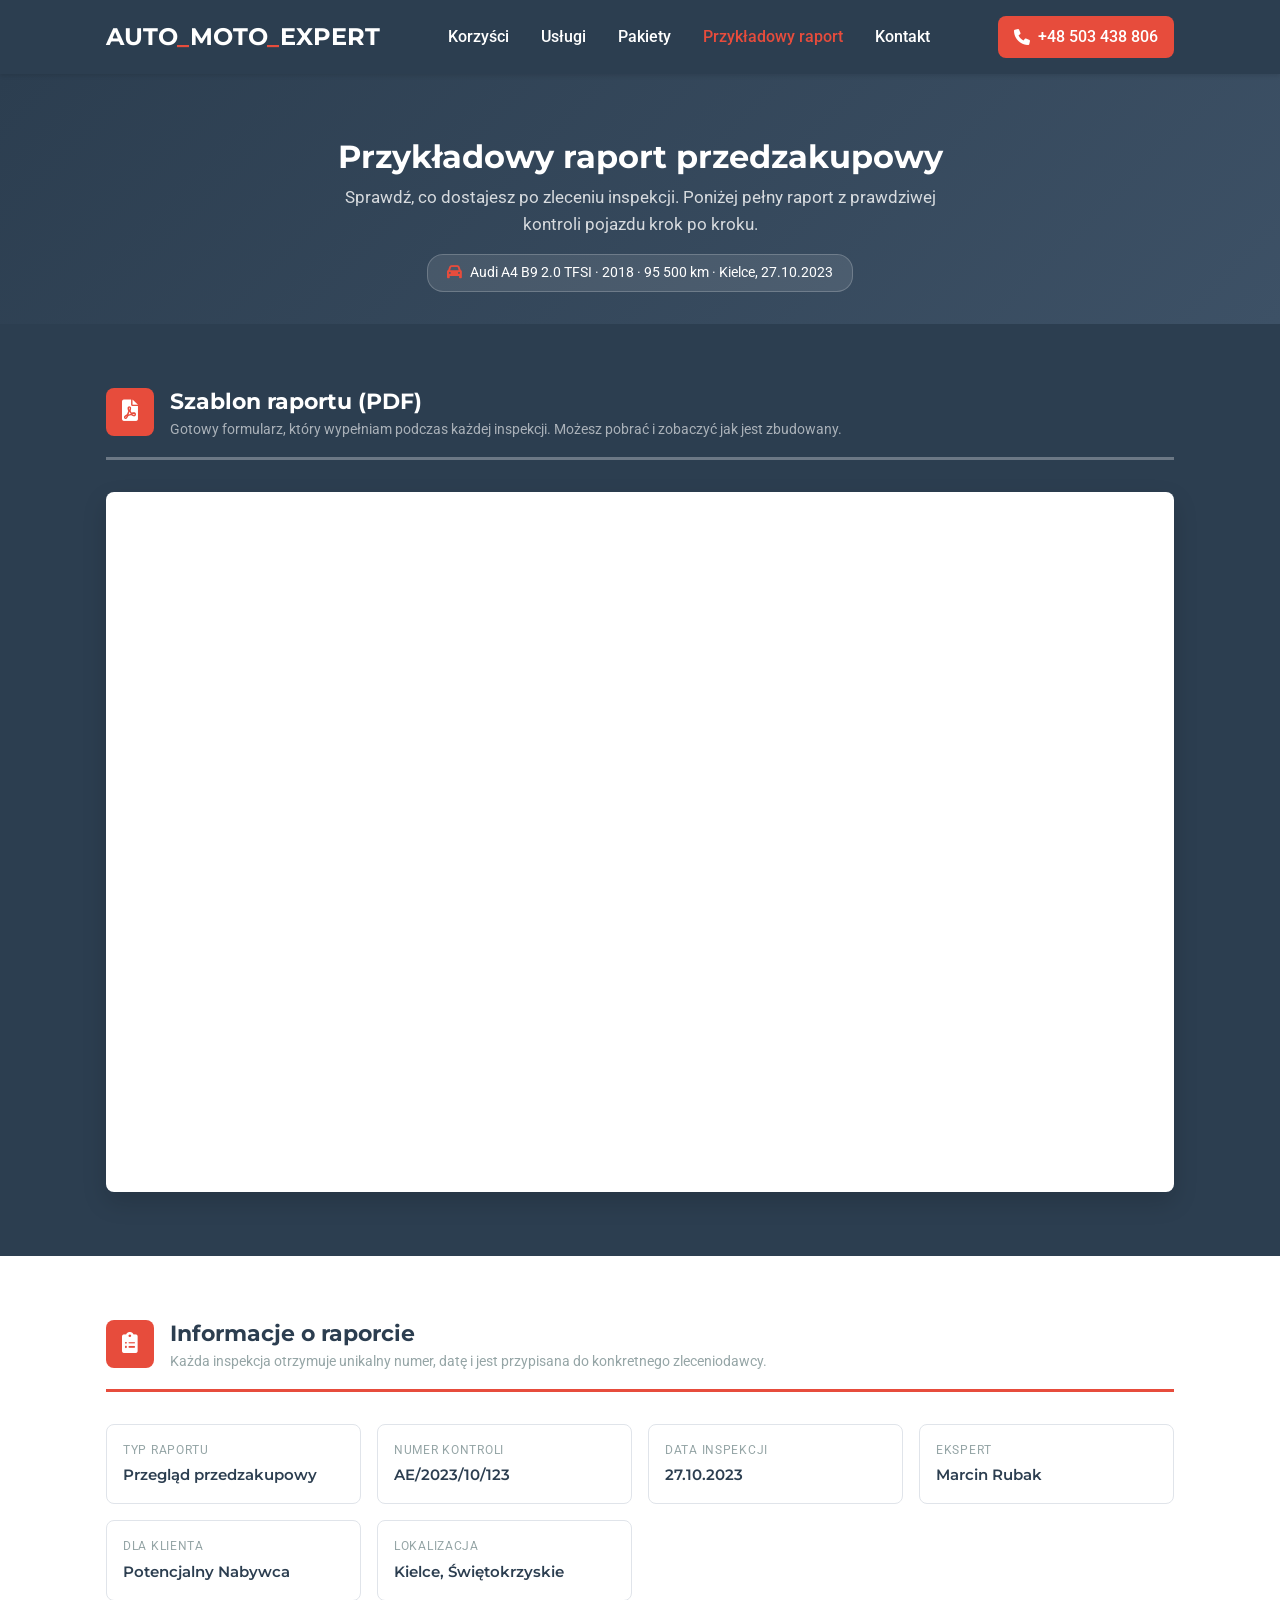
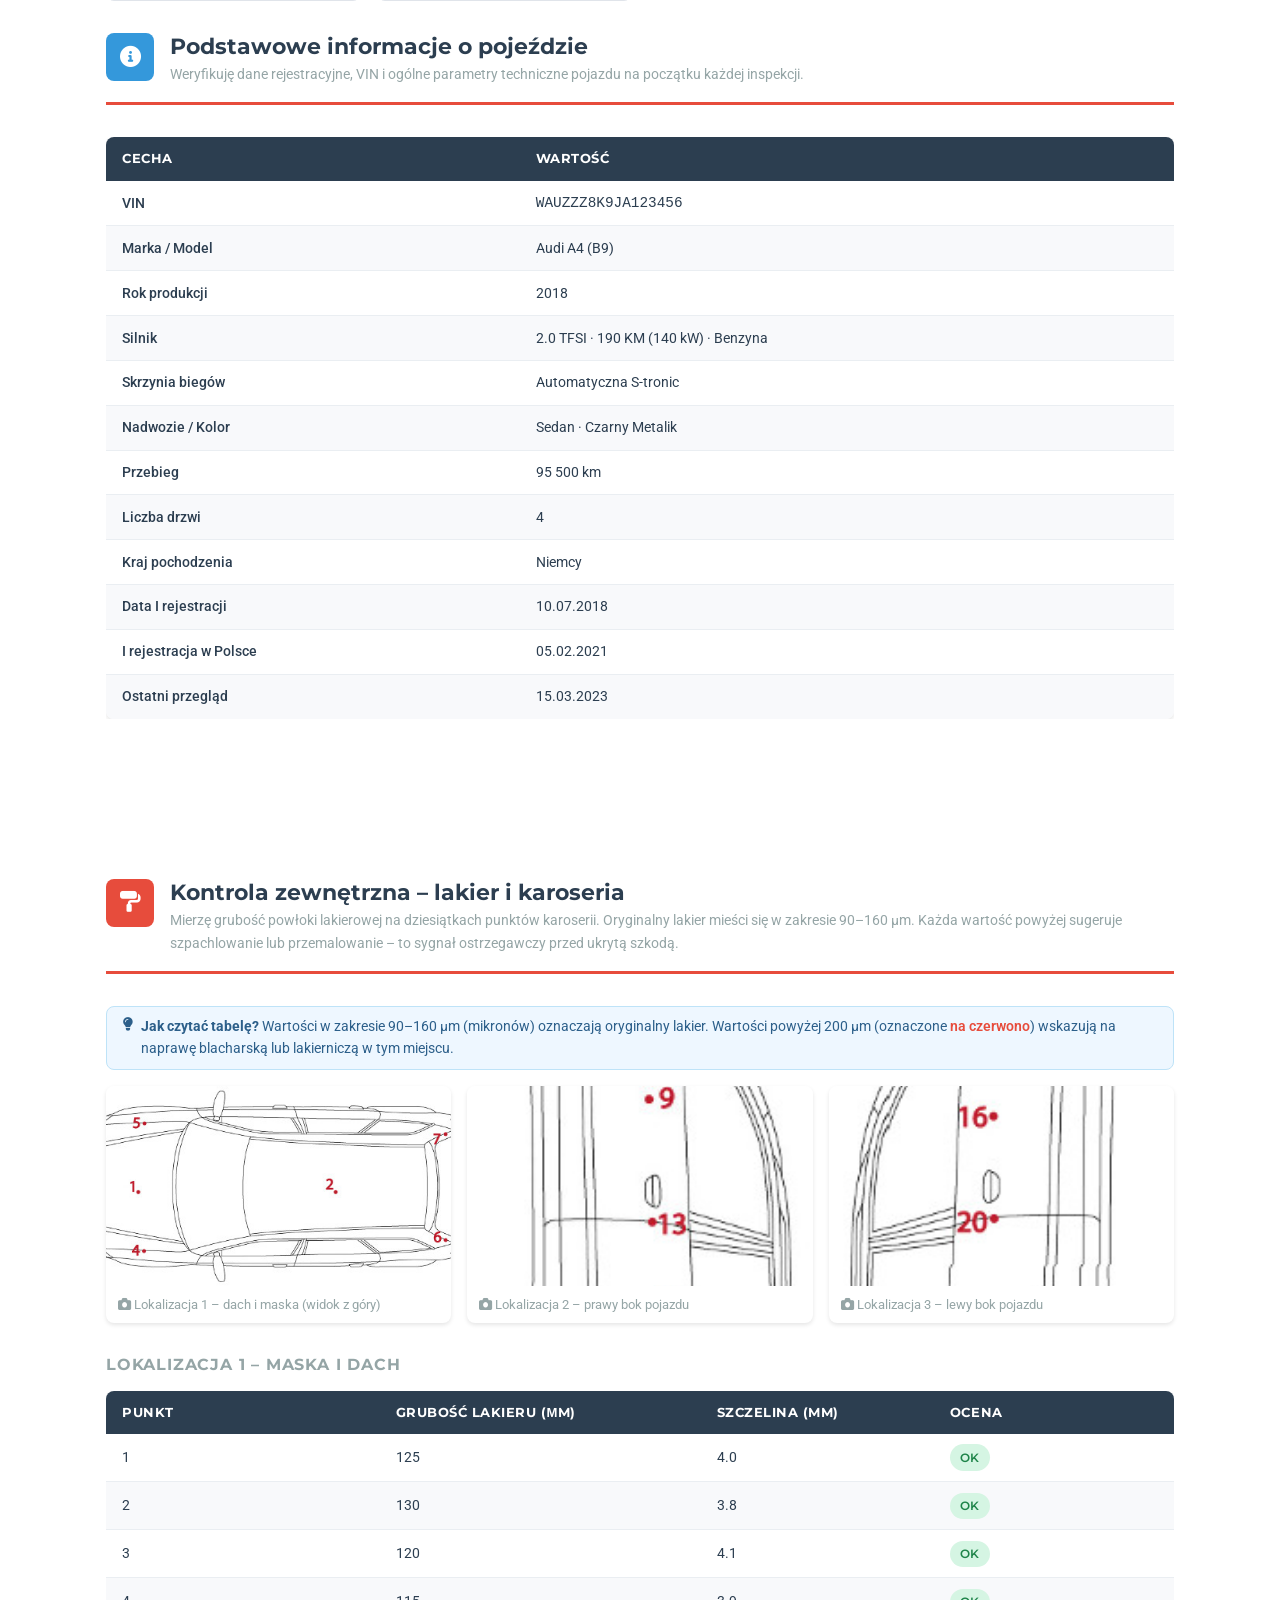
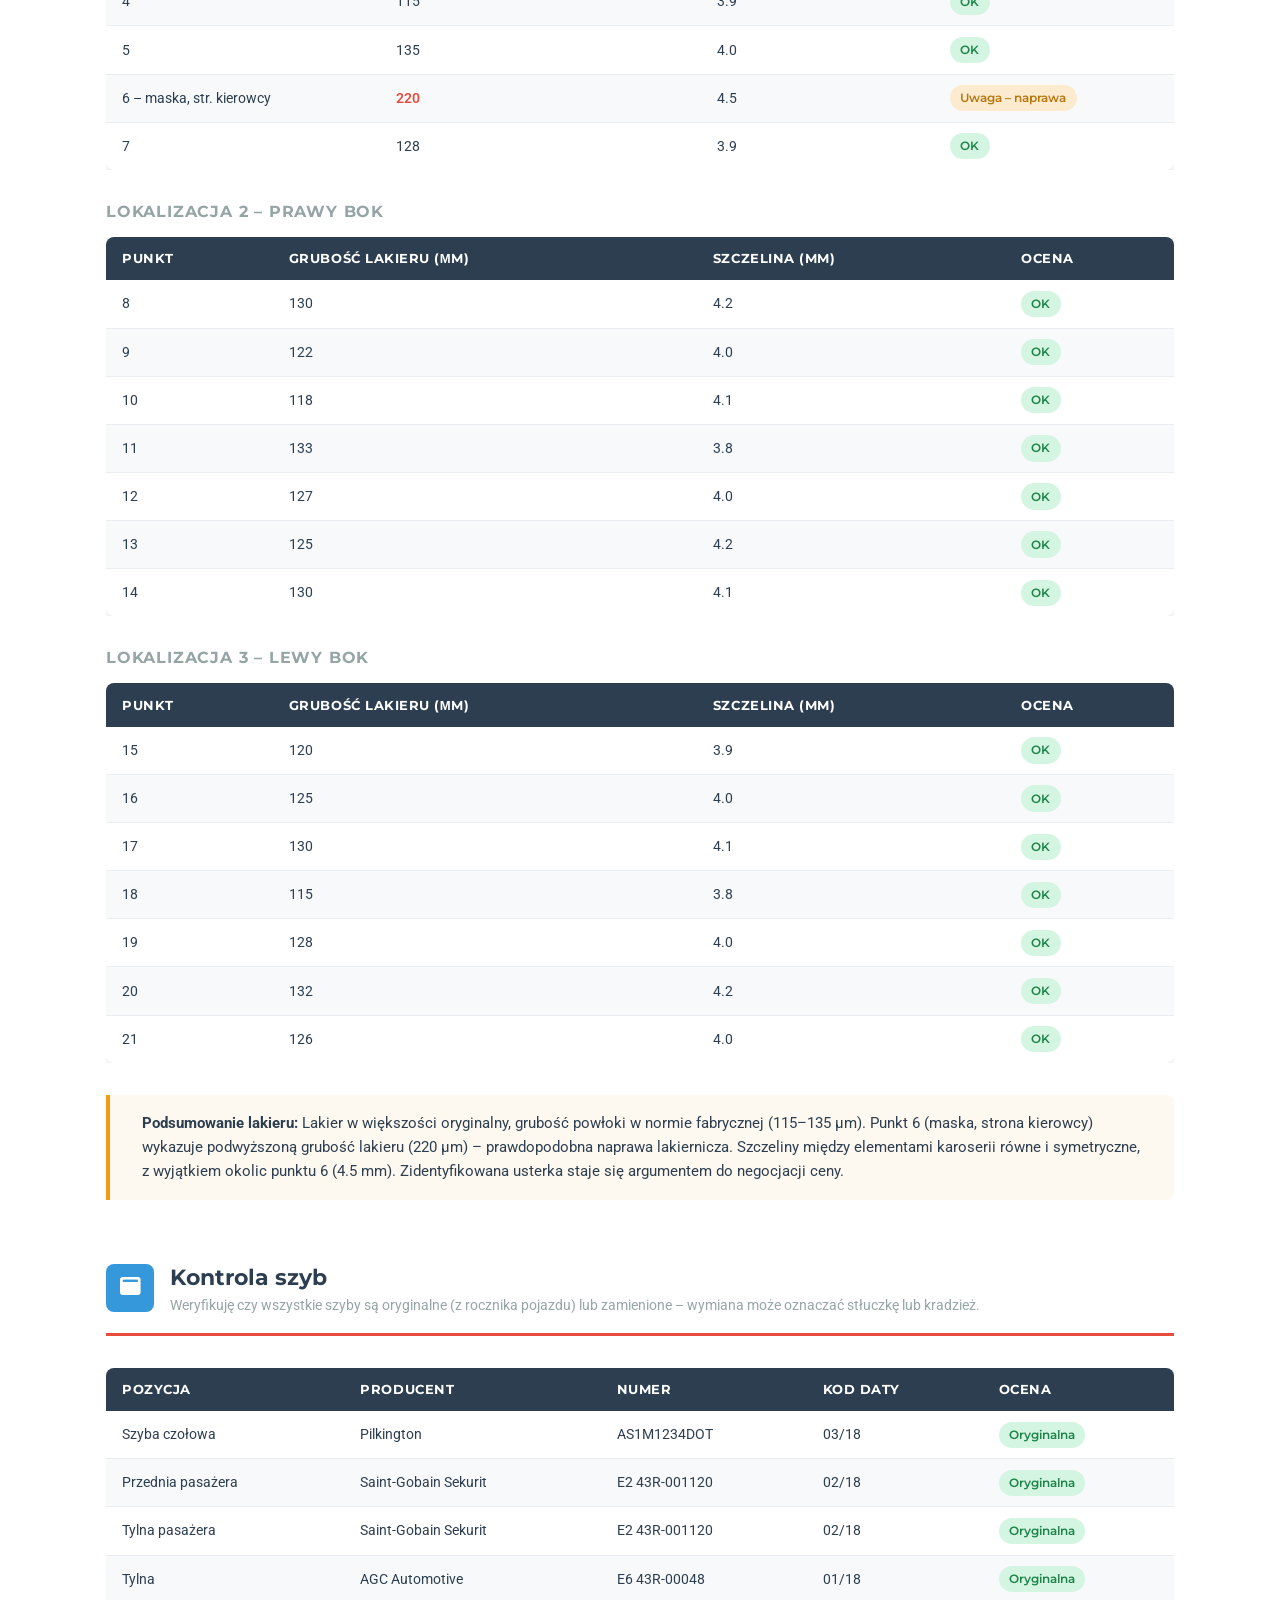
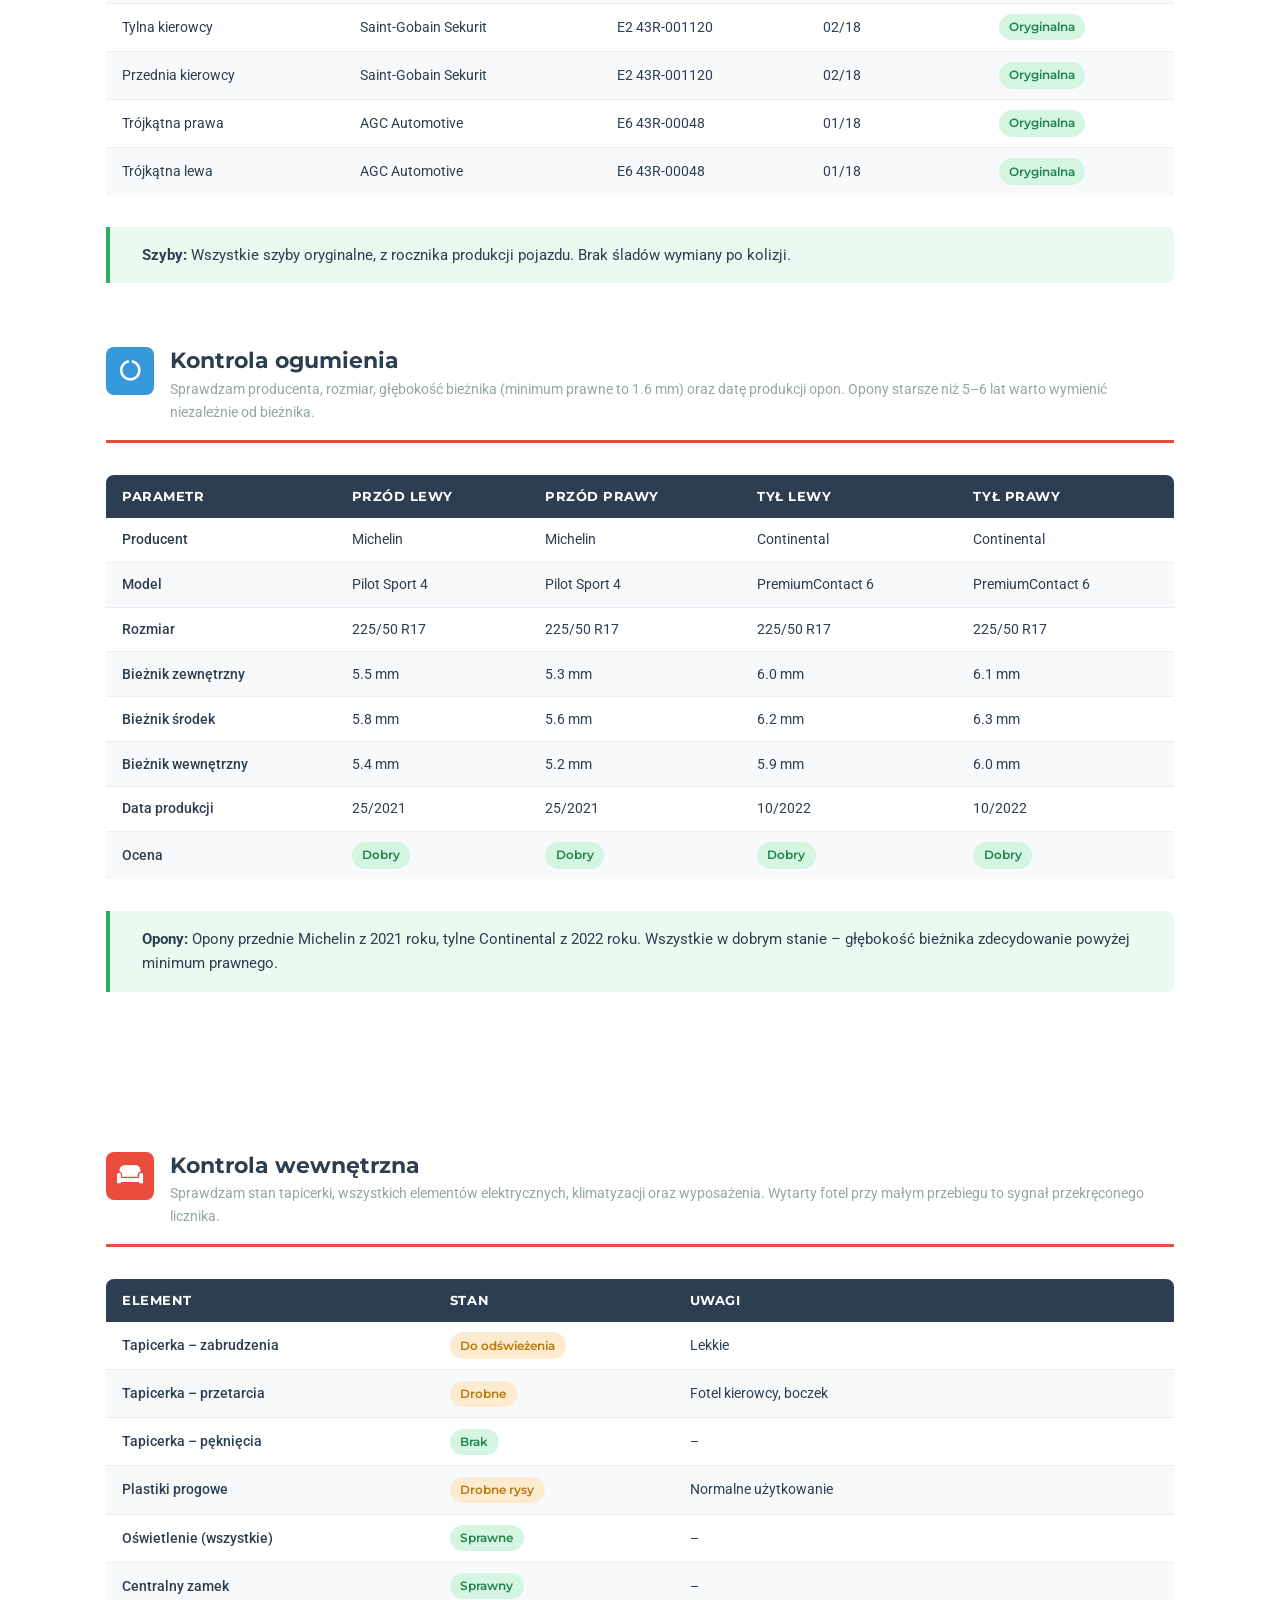
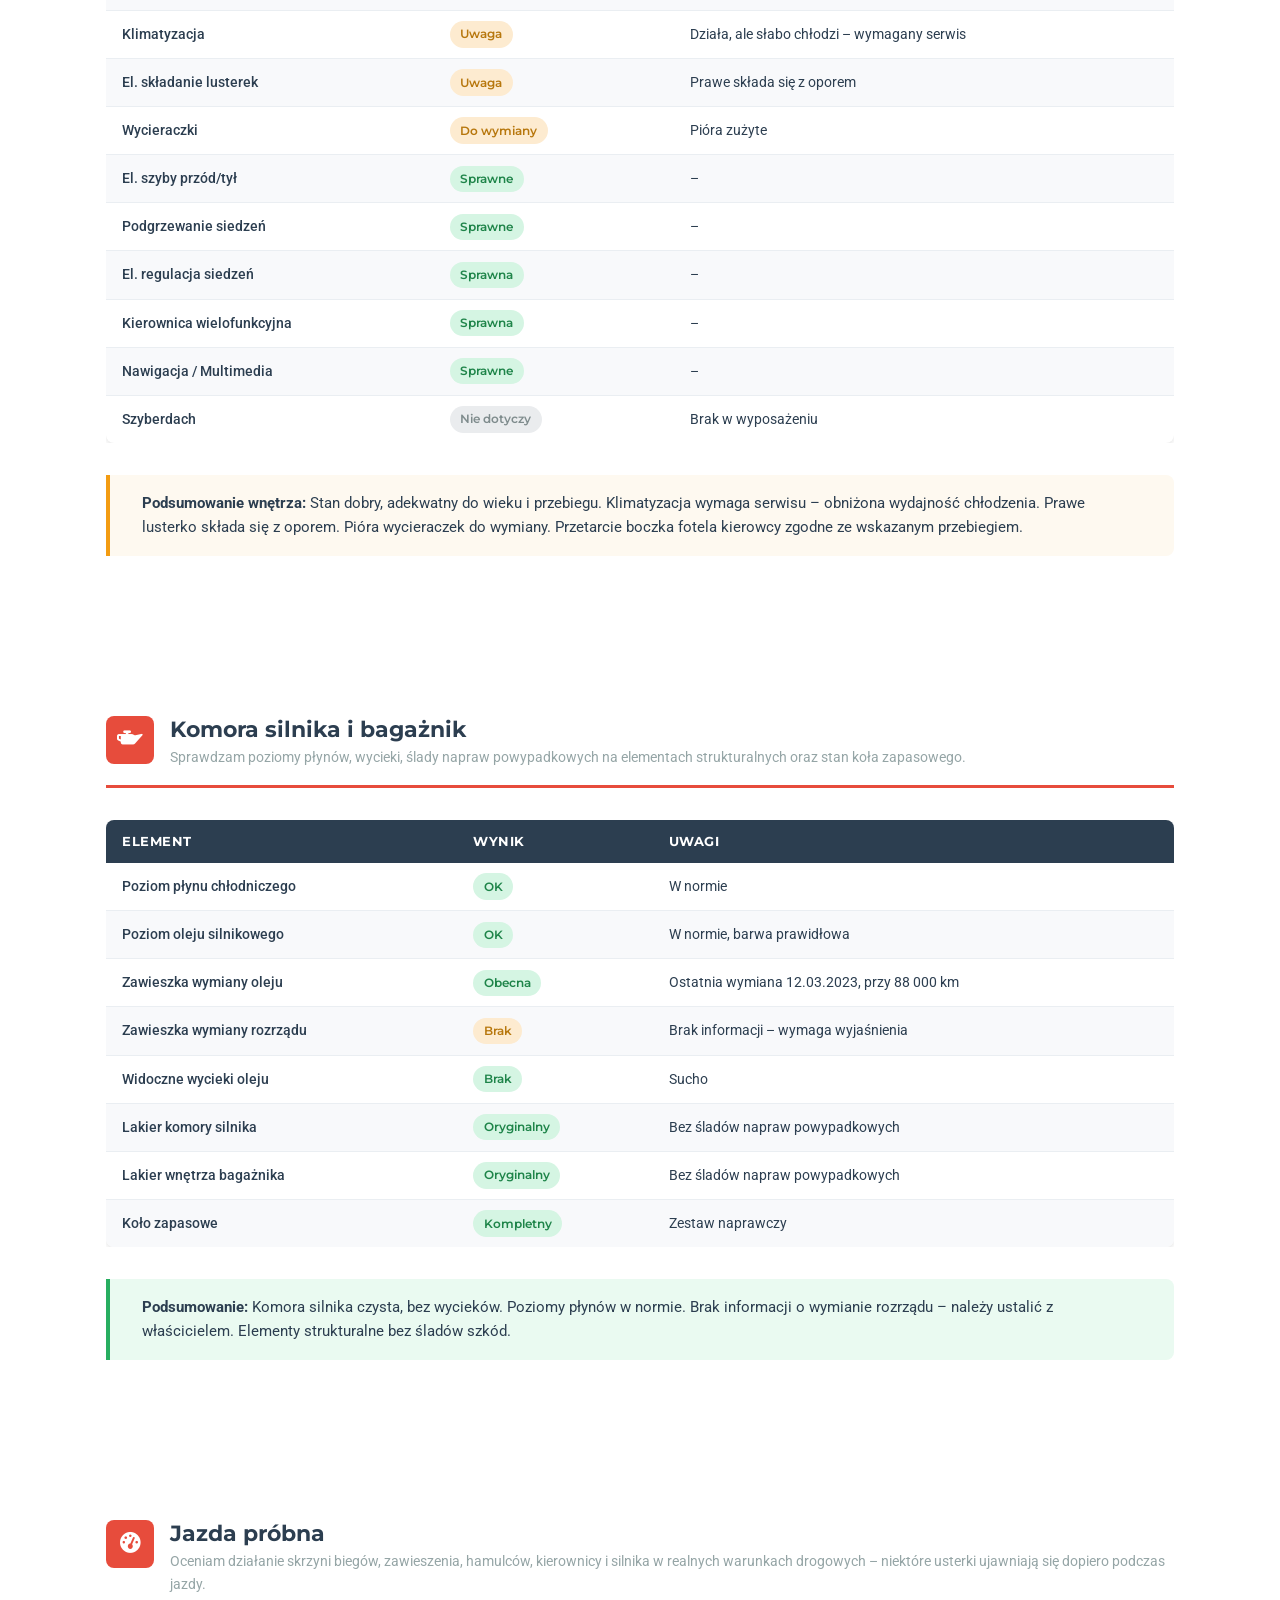
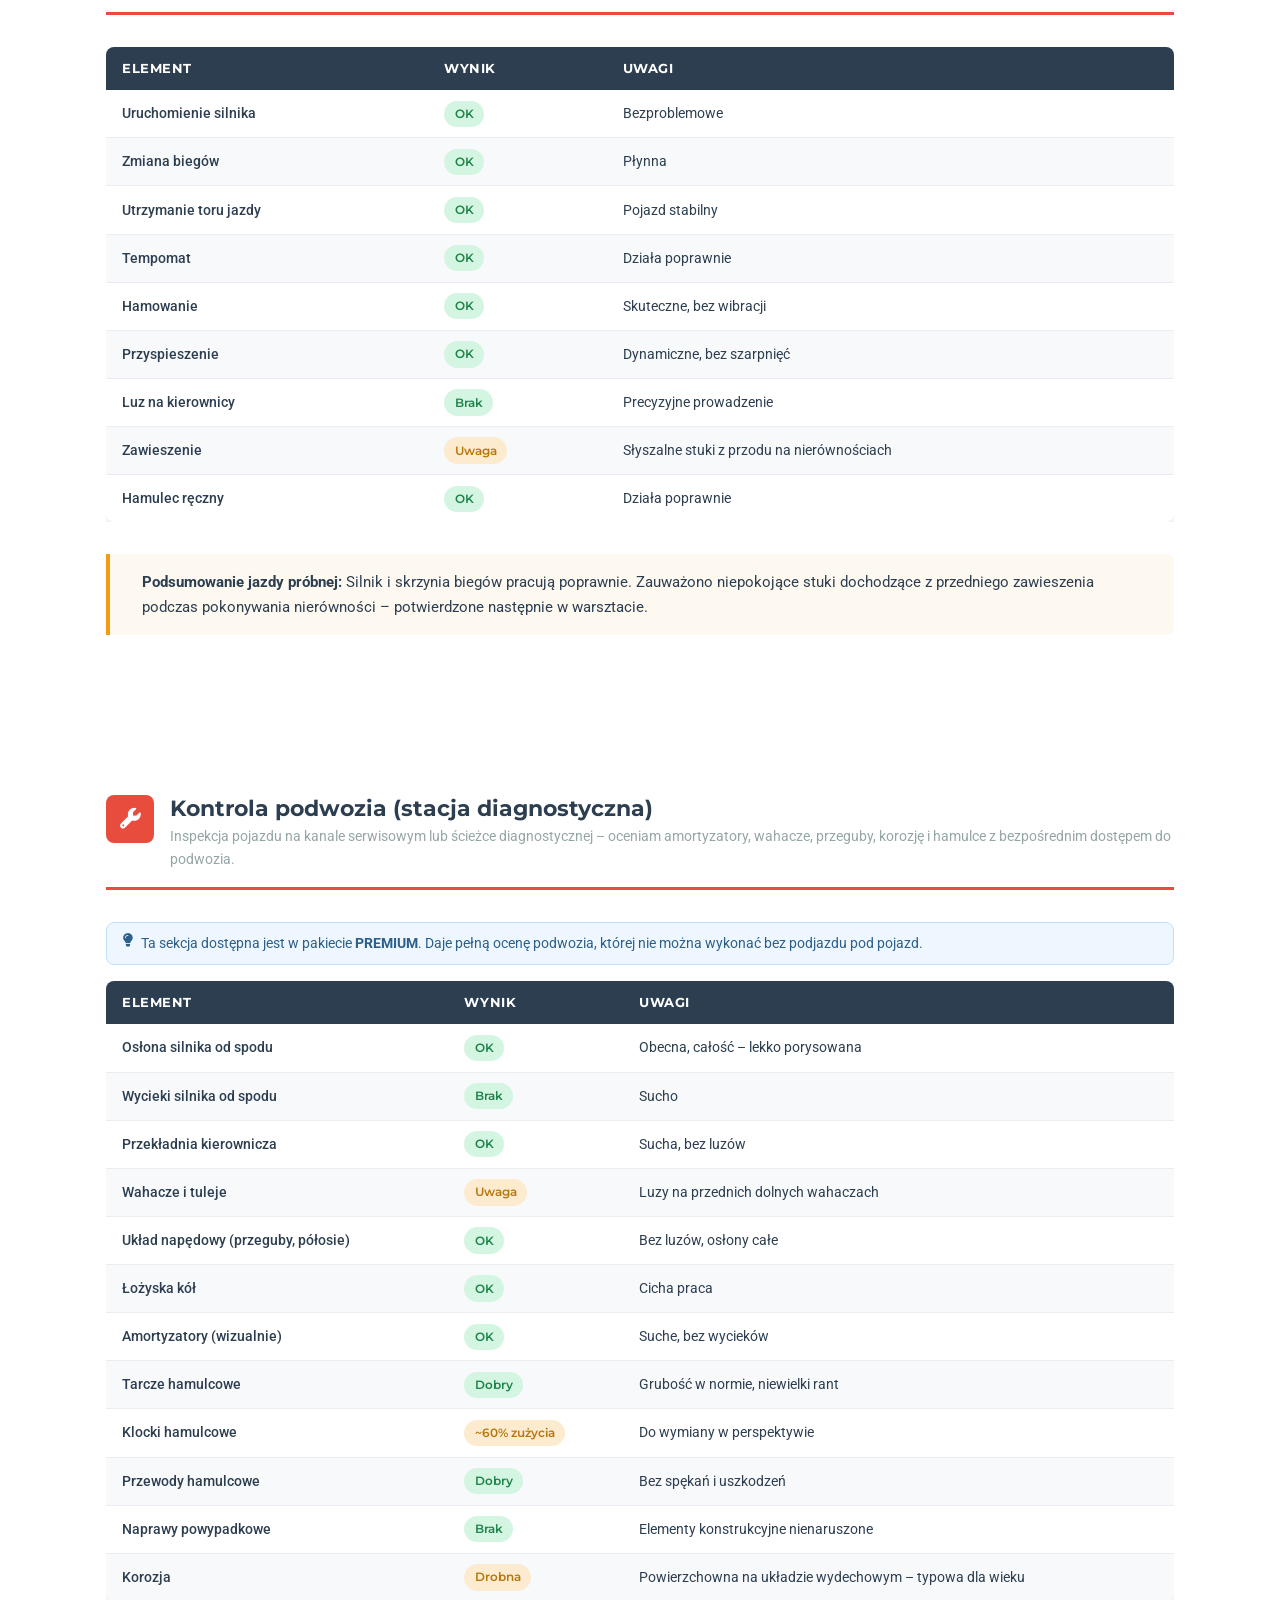
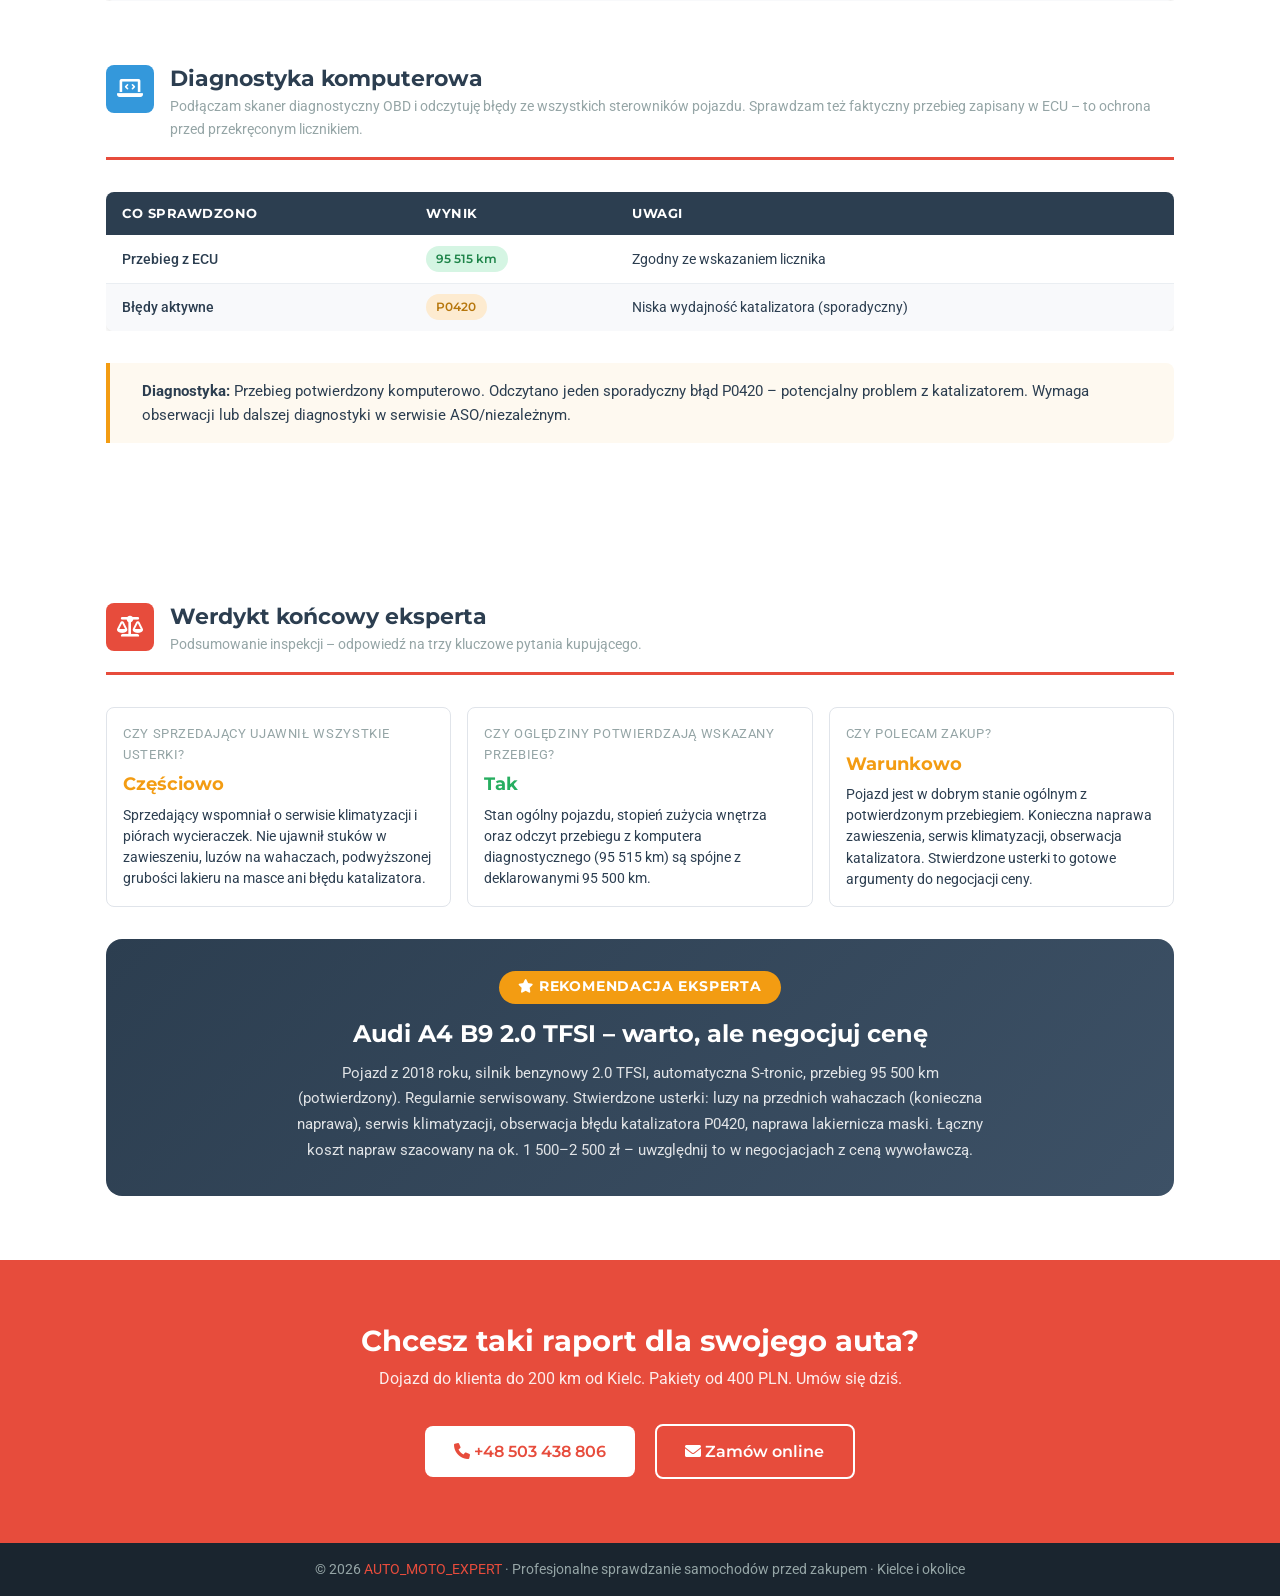
<file: raport-przykladowy.html>
<!DOCTYPE html>
<html lang="pl">
  <head>
    <meta charset="UTF-8" />
    <meta name="viewport" content="width=device-width, initial-scale=1.0" />
    <meta
      name="description"
      content="Przykładowy raport przedzakupowy AUTO MOTO EXPERT – Audi A4 B9 2018. Zobacz jak wygląda profesjonalna inspekcja samochodu przed zakupem."
    />
    <meta name="robots" content="index, follow" />
    <link rel="icon" href="favicon.svg" type="image/svg+xml" />
    <title>Przykładowy raport – AUTO MOTO EXPERT</title>
    <link rel="preconnect" href="https://cdnjs.cloudflare.com" />
    <link
      rel="stylesheet"
      href="https://cdnjs.cloudflare.com/ajax/libs/font-awesome/6.0.0-beta3/css/all.min.css"
    />
    <link rel="preconnect" href="https://fonts.googleapis.com" />
    <link rel="preconnect" href="https://fonts.gstatic.com" crossorigin />
    <link
      href="https://fonts.googleapis.com/css2?family=Montserrat:wght@400;600;700&family=Roboto:wght@300;400;500&display=swap"
      rel="stylesheet"
    />
    <style>
      *, *::before, *::after { box-sizing: border-box; margin: 0; padding: 0; }

      :root {
        --primary: #2c3e50;
        --secondary: #e74c3c;
        --accent: #3498db;
        --light: #ecf0f1;
        --dark: #1a252f;
        --white: #ffffff;
        --gray: #95a5a6;
        --success: #27ae60;
        --warning: #f39c12;
        --error: #e74c3c;
        --shadow-sm: 0 2px 4px rgba(0,0,0,.1);
        --shadow-md: 0 4px 8px rgba(0,0,0,.12);
        --shadow-lg: 0 10px 25px rgba(0,0,0,.15);
        --radius-sm: 4px;
        --radius-md: 8px;
        --radius-lg: 16px;
        --spacing-xs: .5rem;
        --spacing-sm: 1rem;
        --spacing-md: 2rem;
        --spacing-lg: 4rem;
      }

      html { font-size: 16px; scroll-behavior: smooth; }
      body { font-family: "Roboto", sans-serif; line-height: 1.6; color: var(--primary); background: #f5f6fa; }

      .container { width: 100%; max-width: 1100px; margin: 0 auto; padding: 0 var(--spacing-sm); }

      h1, h2, h3, h4 { font-family: "Montserrat", sans-serif; font-weight: 700; line-height: 1.2; }

      /* ── HEADER ── */
      .header {
        background-color: var(--primary);
        color: var(--white);
        padding: var(--spacing-sm) 0;
        position: sticky;
        top: 0;
        z-index: 1000;
        box-shadow: var(--shadow-sm);
      }
      .header-container {
        display: flex;
        justify-content: space-between;
        align-items: center;
      }
      .logo p {
        font-family: "Montserrat", sans-serif;
        font-weight: 700;
        font-size: 1.5rem;
        margin: 0;
        color: var(--white);
        text-decoration: none;
      }
      .highlight { color: var(--secondary); }
      .nav-links {
        display: flex;
        list-style: none;
        gap: 2rem;
      }
      .nav-links a {
        color: var(--white);
        text-decoration: none;
        font-weight: 500;
        font-size: 1rem;
        transition: color .3s;
      }
      .nav-links a:hover,
      .nav-links a.active { color: var(--secondary); }
      .phone-btn {
        display: flex;
        align-items: center;
        color: var(--white);
        text-decoration: none;
        padding: .5rem 1rem;
        border-radius: var(--radius-md);
        background-color: var(--secondary);
        transition: all .3s;
        font-weight: 500;
        white-space: nowrap;
      }
      .phone-btn:hover { background-color: #c0392b; transform: translateY(-2px); }
      .phone-btn i { margin-right: .5rem; }
      .mobile-menu-btn {
        display: none;
        flex-direction: column;
        justify-content: space-between;
        width: 30px; height: 21px;
        background: transparent;
        border: none;
        cursor: pointer;
      }
      .mobile-menu-btn span {
        display: block;
        width: 100%; height: 3px;
        background-color: var(--white);
        border-radius: 3px;
        transition: all .3s;
      }
      @media (max-width: 768px) {
        .mobile-menu-btn { display: flex; }
        .nav-links {
          position: absolute;
          top: 100%; left: 0;
          width: 100%;
          flex-direction: column;
          background-color: var(--primary);
          display: none;
          padding: var(--spacing-md);
          box-shadow: var(--shadow-md);
          gap: 0;
        }
        .nav-links.active { display: flex; }
        .nav-links li { margin-bottom: var(--spacing-sm); }
        .header-contact { display: none; }
      }

      /* ── PAGE HERO ── */
      .page-hero {
        background: linear-gradient(135deg, var(--primary) 0%, #3d5166 100%);
        color: var(--white);
        padding: var(--spacing-lg) 0 var(--spacing-md);
        text-align: center;
      }
      .page-hero h1 { font-size: 2rem; margin-bottom: .5rem; }
      .page-hero p { font-size: 1.05rem; color: rgba(255,255,255,.8); max-width: 600px; margin: 0 auto; }
      .page-hero .car-badge {
        display: inline-block;
        margin-top: var(--spacing-sm);
        background: rgba(255,255,255,.1);
        border: 1px solid rgba(255,255,255,.2);
        border-radius: var(--radius-lg);
        padding: .4rem 1.2rem;
        font-size: .9rem;
      }
      .page-hero .car-badge i { color: var(--secondary); margin-right: .4rem; }

      /* ── SECTIONS ── */
      .section { padding: var(--spacing-lg) 0; }
      .section:nth-child(even) { background: var(--white); }
      .section-header {
        display: flex;
        align-items: flex-start;
        gap: 1rem;
        margin-bottom: var(--spacing-md);
        padding-bottom: var(--spacing-sm);
        border-bottom: 3px solid var(--secondary);
      }
      .section-icon {
        flex-shrink: 0;
        width: 48px; height: 48px;
        background: var(--secondary);
        border-radius: var(--radius-md);
        display: flex; align-items: center; justify-content: center;
        color: var(--white);
        font-size: 1.3rem;
      }
      .section-header h2 { font-size: 1.4rem; margin-bottom: .2rem; }
      .section-header p { font-size: .9rem; color: var(--gray); margin: 0; }

      /* ── PDF PREVIEW ── */
      .pdf-section { background: var(--primary); padding: var(--spacing-lg) 0; }
      .pdf-section .section-header { border-color: rgba(255,255,255,.3); }
      .pdf-section .section-header h2,
      .pdf-section .section-header p { color: var(--white); }
      .pdf-section .section-header p { color: rgba(255,255,255,.6); }
      .pdf-wrapper {
        border-radius: var(--radius-md);
        overflow: hidden;
        box-shadow: var(--shadow-lg);
      }
      .pdf-wrapper iframe {
        display: block;
        width: 100%;
        height: 700px;
        border: none;
        background: #fff;
      }
      .pdf-fallback {
        display: none;
        background: var(--white);
        padding: var(--spacing-md);
        border-radius: var(--radius-md);
        text-align: center;
      }

      /* ── REPORT META ── */
      .report-meta-grid {
        display: grid;
        grid-template-columns: repeat(auto-fill, minmax(220px, 1fr));
        gap: var(--spacing-sm);
        margin-bottom: var(--spacing-md);
      }
      .meta-card {
        background: var(--white);
        border: 1px solid #e0e4ea;
        border-radius: var(--radius-md);
        padding: var(--spacing-sm);
      }
      .meta-card .label { font-size: .75rem; text-transform: uppercase; letter-spacing: .06em; color: var(--gray); margin-bottom: .2rem; }
      .meta-card .value { font-family: "Montserrat", sans-serif; font-weight: 600; font-size: .95rem; color: var(--primary); }

      /* ── TABLES ── */
      .table-wrap { overflow-x: auto; margin-bottom: var(--spacing-md); }
      table { width: 100%; border-collapse: collapse; font-size: .9rem; background: var(--white); border-radius: var(--radius-md); overflow: hidden; box-shadow: var(--shadow-sm); }
      thead { background: var(--primary); color: var(--white); }
      thead th { padding: .7rem 1rem; text-align: left; font-family: "Montserrat", sans-serif; font-size: .82rem; text-transform: uppercase; letter-spacing: .04em; }
      tbody tr:nth-child(even) { background: #f8f9fb; }
      tbody td { padding: .65rem 1rem; border-bottom: 1px solid #eaeef2; vertical-align: middle; }
      tbody tr:last-child td { border-bottom: none; }
      .col-label { font-weight: 500; }

      /* Status badges */
      .badge {
        display: inline-block;
        padding: .2rem .65rem;
        border-radius: 20px;
        font-size: .78rem;
        font-family: "Montserrat", sans-serif;
        font-weight: 600;
        white-space: nowrap;
      }
      .badge-ok      { background: #d5f5e3; color: #1e8449; }
      .badge-warn    { background: #fdebd0; color: #b7770d; }
      .badge-bad     { background: #fce4e4; color: #b03a2e; }
      .badge-na      { background: #eaecee; color: #7f8c8d; }

      /* Paint thickness highlight */
      .high-paint { color: var(--error); font-weight: 600; }

      /* ── IMAGES GRID ── */
      .images-grid { display: grid; grid-template-columns: repeat(auto-fill, minmax(280px, 1fr)); gap: var(--spacing-sm); margin-bottom: var(--spacing-md); }
      .img-card { border-radius: var(--radius-md); overflow: hidden; box-shadow: var(--shadow-sm); background: var(--white); }
      .img-card img { display: block; width: 100%; height: 200px; object-fit: cover; }
      .img-card .img-caption { padding: .5rem .75rem; font-size: .82rem; color: var(--gray); }

      /* ── SUMMARY BOX ── */
      .summary-box {
        background: var(--light);
        border-left: 4px solid var(--accent);
        border-radius: 0 var(--radius-md) var(--radius-md) 0;
        padding: var(--spacing-sm) var(--spacing-md);
        margin-bottom: var(--spacing-md);
        font-size: .95rem;
      }
      .summary-box.warn { border-left-color: var(--warning); background: #fef9f0; }
      .summary-box.good { border-left-color: var(--success); background: #eafaf1; }

      /* ── VERDICT ── */
      .verdict-grid { display: grid; grid-template-columns: repeat(auto-fill, minmax(280px, 1fr)); gap: var(--spacing-sm); margin-bottom: var(--spacing-md); }
      .verdict-card {
        background: var(--white);
        border: 1px solid #e0e4ea;
        border-radius: var(--radius-md);
        padding: var(--spacing-sm);
      }
      .verdict-card .v-question { font-size: .8rem; text-transform: uppercase; letter-spacing: .05em; color: var(--gray); margin-bottom: .3rem; }
      .verdict-card .v-answer { font-family: "Montserrat", sans-serif; font-weight: 700; font-size: 1.1rem; margin-bottom: .4rem; }
      .verdict-card .v-text { font-size: .88rem; line-height: 1.5; }
      .verdict-card.good .v-answer { color: var(--success); }
      .verdict-card.warn .v-answer { color: var(--warning); }
      .verdict-card.bad  .v-answer { color: var(--error); }

      /* ── FINAL VERDICT ── */
      .final-verdict {
        background: linear-gradient(135deg, var(--primary), #3d5166);
        color: var(--white);
        border-radius: var(--radius-lg);
        padding: var(--spacing-md) var(--spacing-lg);
        margin-top: var(--spacing-md);
        text-align: center;
      }
      .final-verdict h3 { font-size: 1.5rem; margin-bottom: .75rem; }
      .final-verdict p { max-width: 700px; margin: 0 auto; font-size: .95rem; line-height: 1.7; color: rgba(255,255,255,.85); }
      .final-verdict .verdict-tag {
        display: inline-block;
        margin-bottom: var(--spacing-sm);
        background: var(--warning);
        color: var(--white);
        padding: .35rem 1.2rem;
        border-radius: 30px;
        font-family: "Montserrat", sans-serif;
        font-weight: 700;
        font-size: .85rem;
        text-transform: uppercase;
        letter-spacing: .06em;
      }

      /* ── CTA ── */
      .cta-section { background: var(--secondary); color: var(--white); padding: var(--spacing-lg) 0; text-align: center; }
      .cta-section h2 { font-size: 1.8rem; margin-bottom: .5rem; }
      .cta-section p { font-size: 1rem; margin-bottom: var(--spacing-md); opacity: .9; }
      .btn {
        display: inline-block;
        padding: .8rem 1.8rem;
        border-radius: var(--radius-md);
        text-decoration: none;
        font-family: "Montserrat", sans-serif;
        font-weight: 600;
        font-size: 1rem;
        transition: all .25s;
      }
      .btn-white { background: var(--white); color: var(--secondary); }
      .btn-white:hover { transform: translateY(-2px); box-shadow: var(--shadow-md); }
      .btn-outline-white { background: transparent; color: var(--white); border: 2px solid var(--white); margin-left: var(--spacing-sm); }
      .btn-outline-white:hover { background: var(--white); color: var(--secondary); transform: translateY(-2px); }

      /* ── FOOTER ── */
      .footer { background: var(--dark); color: var(--gray); text-align: center; padding: var(--spacing-sm) 0; font-size: .85rem; }
      .footer a { color: var(--secondary); text-decoration: none; }

      /* ── EXPLANATION TOOLTIPS ── */
      .explain {
        display: flex;
        gap: .5rem;
        background: #eef7ff;
        border: 1px solid #bee3f8;
        border-radius: var(--radius-md);
        padding: .6rem var(--spacing-sm);
        margin-bottom: var(--spacing-sm);
        font-size: .85rem;
        color: #2c5f8a;
      }
      .explain i { flex-shrink: 0; margin-top: .1rem; }

      @media (max-width: 768px) {
        .page-hero h1 { font-size: 1.5rem; }
        .pdf-wrapper iframe { height: 450px; }
        .btn-outline-white { margin-left: 0; margin-top: .5rem; display: block; }
      }
    </style>
  </head>
  <body>

    <!-- HEADER -->
    <header class="header">
      <div class="container header-container">
        <div class="logo">
          <a href="index.html" style="text-decoration:none">
            <p>AUTO<span class="highlight">_</span>MOTO<span class="highlight">_</span>EXPERT</p>
          </a>
        </div>
        <nav>
          <button class="mobile-menu-btn" aria-label="Menu">
            <span></span><span></span><span></span>
          </button>
          <ul class="nav-links">
            <li><a href="index.html#korzysci">Korzyści</a></li>
            <li><a href="index.html#uslugi">Usługi</a></li>
            <li><a href="index.html#pakiety">Pakiety</a></li>
            <li><a href="raport-przykladowy.html" class="active">Przykładowy raport</a></li>
            <li><a href="index.html#kontakt">Kontakt</a></li>
          </ul>
        </nav>
        <div class="header-contact">
          <a href="tel:+48503438806" class="phone-btn">
            <i class="fas fa-phone"></i> +48 503 438 806
          </a>
        </div>
      </div>
    </header>

    <!-- PAGE HERO -->
    <header class="page-hero">
      <div class="container">
        <h1>Przykładowy raport przedzakupowy</h1>
        <p>Sprawdź, co dostajesz po zleceniu inspekcji. Poniżej pełny raport z prawdziwej kontroli pojazdu krok po kroku.</p>
        <span class="car-badge"><i class="fas fa-car"></i> Audi A4 B9 2.0 TFSI · 2018 · 95 500 km · Kielce, 27.10.2023</span>
      </div>
    </header>

    <!-- ══════════════════════════════════════
         1. SZABLON PDF
    ═══════════════════════════════════════ -->
    <div class="pdf-section">
      <div class="container">
        <div class="section-header">
          <div class="section-icon"><i class="fas fa-file-pdf"></i></div>
          <div>
            <h2>Szablon raportu (PDF)</h2>
            <p>Gotowy formularz, który wypełniam podczas każdej inspekcji. Możesz pobrać i zobaczyć jak jest zbudowany.</p>
          </div>
        </div>
        <div class="pdf-wrapper">
          <iframe
            src="templata.pdf#toolbar=0&navpanes=0"
            title="Szablon raportu przedzakupowego AUTO MOTO EXPERT"
          ></iframe>
        </div>
      </div>
    </div>

    <!-- ══════════════════════════════════════
         2. DANE RAPORTU
    ═══════════════════════════════════════ -->
    <section class="section">
      <div class="container">
        <div class="section-header">
          <div class="section-icon"><i class="fas fa-clipboard-list"></i></div>
          <div>
            <h2>Informacje o raporcie</h2>
            <p>Każda inspekcja otrzymuje unikalny numer, datę i jest przypisana do konkretnego zleceniodawcy.</p>
          </div>
        </div>
        <div class="report-meta-grid">
          <div class="meta-card"><div class="label">Typ raportu</div><div class="value">Przegląd przedzakupowy</div></div>
          <div class="meta-card"><div class="label">Numer kontroli</div><div class="value">AE/2023/10/123</div></div>
          <div class="meta-card"><div class="label">Data inspekcji</div><div class="value">27.10.2023</div></div>
          <div class="meta-card"><div class="label">Ekspert</div><div class="value">Marcin Rubak</div></div>
          <div class="meta-card"><div class="label">Dla klienta</div><div class="value">Potencjalny Nabywca</div></div>
          <div class="meta-card"><div class="label">Lokalizacja</div><div class="value">Kielce, Świętokrzyskie</div></div>
        </div>

        <div class="section-header" style="margin-top: var(--spacing-md);">
          <div class="section-icon" style="background: var(--accent)"><i class="fas fa-info-circle"></i></div>
          <div>
            <h2>Podstawowe informacje o pojeździe</h2>
            <p>Weryfikuję dane rejestracyjne, VIN i ogólne parametry techniczne pojazdu na początku każdej inspekcji.</p>
          </div>
        </div>
        <div class="table-wrap">
          <table>
            <thead><tr><th>Cecha</th><th>Wartość</th></tr></thead>
            <tbody>
              <tr><td class="col-label">VIN</td><td><code>WAUZZZ8K9JA123456</code></td></tr>
              <tr><td class="col-label">Marka / Model</td><td>Audi A4 (B9)</td></tr>
              <tr><td class="col-label">Rok produkcji</td><td>2018</td></tr>
              <tr><td class="col-label">Silnik</td><td>2.0 TFSI · 190 KM (140 kW) · Benzyna</td></tr>
              <tr><td class="col-label">Skrzynia biegów</td><td>Automatyczna S-tronic</td></tr>
              <tr><td class="col-label">Nadwozie / Kolor</td><td>Sedan · Czarny Metalik</td></tr>
              <tr><td class="col-label">Przebieg</td><td>95 500 km</td></tr>
              <tr><td class="col-label">Liczba drzwi</td><td>4</td></tr>
              <tr><td class="col-label">Kraj pochodzenia</td><td>Niemcy</td></tr>
              <tr><td class="col-label">Data I rejestracji</td><td>10.07.2018</td></tr>
              <tr><td class="col-label">I rejestracja w Polsce</td><td>05.02.2021</td></tr>
              <tr><td class="col-label">Ostatni przegląd</td><td>15.03.2023</td></tr>
            </tbody>
          </table>
        </div>
      </div>
    </section>

    <!-- ══════════════════════════════════════
         3. KONTROLA ZEWNĘTRZNA
    ═══════════════════════════════════════ -->
    <section class="section" style="background: var(--white);">
      <div class="container">
        <div class="section-header">
          <div class="section-icon"><i class="fas fa-paint-roller"></i></div>
          <div>
            <h2>Kontrola zewnętrzna – lakier i karoseria</h2>
            <p>Mierzę grubość powłoki lakierowej na dziesiątkach punktów karoserii. Oryginalny lakier mieści się w zakresie 90–160 μm. Każda wartość powyżej sugeruje szpachlowanie lub przemalowanie – to sygnał ostrzegawczy przed ukrytą szkodą.</p>
          </div>
        </div>

        <div class="explain">
          <i class="fas fa-lightbulb"></i>
          <span><strong>Jak czytać tabelę?</strong> Wartości w zakresie 90–160 μm (mikronów) oznaczają oryginalny lakier. Wartości powyżej 200 μm (oznaczone <span class="high-paint">na czerwono</span>) wskazują na naprawę blacharską lub lakierniczą w tym miejscu.</span>
        </div>

        <div class="images-grid">
          <div class="img-card">
            <img src="a4gora2.jpeg" alt="Pomiar lakieru – widok z góry, Audi A4" />
            <p class="img-caption"><i class="fas fa-camera"></i> Lokalizacja 1 – dach i maska (widok z góry)</p>
          </div>
          <div class="img-card">
            <img src="a4bok.jpeg" alt="Pomiar lakieru – bok prawy, Audi A4" />
            <p class="img-caption"><i class="fas fa-camera"></i> Lokalizacja 2 – prawy bok pojazdu</p>
          </div>
          <div class="img-card">
            <img src="a4bok2.jpeg" alt="Pomiar lakieru – bok lewy, Audi A4" />
            <p class="img-caption"><i class="fas fa-camera"></i> Lokalizacja 3 – lewy bok pojazdu</p>
          </div>
        </div>

        <h3 style="margin-bottom: var(--spacing-sm); font-size: 1rem; text-transform: uppercase; letter-spacing: .05em; color: var(--gray);">Lokalizacja 1 – maska i dach</h3>
        <div class="table-wrap">
          <table>
            <thead><tr><th>Punkt</th><th>Grubość lakieru (μm)</th><th>Szczelina (mm)</th><th>Ocena</th></tr></thead>
            <tbody>
              <tr><td>1</td><td>125</td><td>4.0</td><td><span class="badge badge-ok">OK</span></td></tr>
              <tr><td>2</td><td>130</td><td>3.8</td><td><span class="badge badge-ok">OK</span></td></tr>
              <tr><td>3</td><td>120</td><td>4.1</td><td><span class="badge badge-ok">OK</span></td></tr>
              <tr><td>4</td><td>115</td><td>3.9</td><td><span class="badge badge-ok">OK</span></td></tr>
              <tr><td>5</td><td>135</td><td>4.0</td><td><span class="badge badge-ok">OK</span></td></tr>
              <tr><td>6 – maska, str. kierowcy</td><td class="high-paint">220</td><td>4.5</td><td><span class="badge badge-warn">Uwaga – naprawa</span></td></tr>
              <tr><td>7</td><td>128</td><td>3.9</td><td><span class="badge badge-ok">OK</span></td></tr>
            </tbody>
          </table>
        </div>

        <h3 style="margin: var(--spacing-md) 0 var(--spacing-sm); font-size: 1rem; text-transform: uppercase; letter-spacing: .05em; color: var(--gray);">Lokalizacja 2 – prawy bok</h3>
        <div class="table-wrap">
          <table>
            <thead><tr><th>Punkt</th><th>Grubość lakieru (μm)</th><th>Szczelina (mm)</th><th>Ocena</th></tr></thead>
            <tbody>
              <tr><td>8</td><td>130</td><td>4.2</td><td><span class="badge badge-ok">OK</span></td></tr>
              <tr><td>9</td><td>122</td><td>4.0</td><td><span class="badge badge-ok">OK</span></td></tr>
              <tr><td>10</td><td>118</td><td>4.1</td><td><span class="badge badge-ok">OK</span></td></tr>
              <tr><td>11</td><td>133</td><td>3.8</td><td><span class="badge badge-ok">OK</span></td></tr>
              <tr><td>12</td><td>127</td><td>4.0</td><td><span class="badge badge-ok">OK</span></td></tr>
              <tr><td>13</td><td>125</td><td>4.2</td><td><span class="badge badge-ok">OK</span></td></tr>
              <tr><td>14</td><td>130</td><td>4.1</td><td><span class="badge badge-ok">OK</span></td></tr>
            </tbody>
          </table>
        </div>

        <h3 style="margin: var(--spacing-md) 0 var(--spacing-sm); font-size: 1rem; text-transform: uppercase; letter-spacing: .05em; color: var(--gray);">Lokalizacja 3 – lewy bok</h3>
        <div class="table-wrap">
          <table>
            <thead><tr><th>Punkt</th><th>Grubość lakieru (μm)</th><th>Szczelina (mm)</th><th>Ocena</th></tr></thead>
            <tbody>
              <tr><td>15</td><td>120</td><td>3.9</td><td><span class="badge badge-ok">OK</span></td></tr>
              <tr><td>16</td><td>125</td><td>4.0</td><td><span class="badge badge-ok">OK</span></td></tr>
              <tr><td>17</td><td>130</td><td>4.1</td><td><span class="badge badge-ok">OK</span></td></tr>
              <tr><td>18</td><td>115</td><td>3.8</td><td><span class="badge badge-ok">OK</span></td></tr>
              <tr><td>19</td><td>128</td><td>4.0</td><td><span class="badge badge-ok">OK</span></td></tr>
              <tr><td>20</td><td>132</td><td>4.2</td><td><span class="badge badge-ok">OK</span></td></tr>
              <tr><td>21</td><td>126</td><td>4.0</td><td><span class="badge badge-ok">OK</span></td></tr>
            </tbody>
          </table>
        </div>

        <div class="summary-box warn">
          <strong>Podsumowanie lakieru:</strong> Lakier w większości oryginalny, grubość powłoki w normie fabrycznej (115–135 μm).
          Punkt 6 (maska, strona kierowcy) wykazuje podwyższoną grubość lakieru (220 μm) – prawdopodobna naprawa lakiernicza.
          Szczeliny między elementami karoserii równe i symetryczne, z wyjątkiem okolic punktu 6 (4.5 mm). Zidentyfikowana usterka staje się argumentem do negocjacji ceny.
        </div>

        <!-- SZYBY -->
        <div class="section-header" style="margin-top: var(--spacing-lg);">
          <div class="section-icon" style="background: var(--accent)"><i class="fas fa-window-maximize"></i></div>
          <div>
            <h2>Kontrola szyb</h2>
            <p>Weryfikuję czy wszystkie szyby są oryginalne (z rocznika pojazdu) lub zamienione – wymiana może oznaczać stłuczkę lub kradzież.</p>
          </div>
        </div>
        <div class="table-wrap">
          <table>
            <thead><tr><th>Pozycja</th><th>Producent</th><th>Numer</th><th>Kod daty</th><th>Ocena</th></tr></thead>
            <tbody>
              <tr><td>Szyba czołowa</td><td>Pilkington</td><td>AS1M1234DOT</td><td>03/18</td><td><span class="badge badge-ok">Oryginalna</span></td></tr>
              <tr><td>Przednia pasażera</td><td>Saint-Gobain Sekurit</td><td>E2 43R-001120</td><td>02/18</td><td><span class="badge badge-ok">Oryginalna</span></td></tr>
              <tr><td>Tylna pasażera</td><td>Saint-Gobain Sekurit</td><td>E2 43R-001120</td><td>02/18</td><td><span class="badge badge-ok">Oryginalna</span></td></tr>
              <tr><td>Tylna</td><td>AGC Automotive</td><td>E6 43R-00048</td><td>01/18</td><td><span class="badge badge-ok">Oryginalna</span></td></tr>
              <tr><td>Tylna kierowcy</td><td>Saint-Gobain Sekurit</td><td>E2 43R-001120</td><td>02/18</td><td><span class="badge badge-ok">Oryginalna</span></td></tr>
              <tr><td>Przednia kierowcy</td><td>Saint-Gobain Sekurit</td><td>E2 43R-001120</td><td>02/18</td><td><span class="badge badge-ok">Oryginalna</span></td></tr>
              <tr><td>Trójkątna prawa</td><td>AGC Automotive</td><td>E6 43R-00048</td><td>01/18</td><td><span class="badge badge-ok">Oryginalna</span></td></tr>
              <tr><td>Trójkątna lewa</td><td>AGC Automotive</td><td>E6 43R-00048</td><td>01/18</td><td><span class="badge badge-ok">Oryginalna</span></td></tr>
            </tbody>
          </table>
        </div>
        <div class="summary-box good">
          <strong>Szyby:</strong> Wszystkie szyby oryginalne, z rocznika produkcji pojazdu. Brak śladów wymiany po kolizji.
        </div>

        <!-- OPONY -->
        <div class="section-header" style="margin-top: var(--spacing-lg);">
          <div class="section-icon" style="background: var(--accent)"><i class="fas fa-circle-notch"></i></div>
          <div>
            <h2>Kontrola ogumienia</h2>
            <p>Sprawdzam producenta, rozmiar, głębokość bieżnika (minimum prawne to 1.6 mm) oraz datę produkcji opon. Opony starsze niż 5–6 lat warto wymienić niezależnie od bieżnika.</p>
          </div>
        </div>
        <div class="table-wrap">
          <table>
            <thead>
              <tr><th>Parametr</th><th>Przód lewy</th><th>Przód prawy</th><th>Tył lewy</th><th>Tył prawy</th></tr>
            </thead>
            <tbody>
              <tr><td class="col-label">Producent</td><td>Michelin</td><td>Michelin</td><td>Continental</td><td>Continental</td></tr>
              <tr><td class="col-label">Model</td><td>Pilot Sport 4</td><td>Pilot Sport 4</td><td>PremiumContact 6</td><td>PremiumContact 6</td></tr>
              <tr><td class="col-label">Rozmiar</td><td>225/50 R17</td><td>225/50 R17</td><td>225/50 R17</td><td>225/50 R17</td></tr>
              <tr><td class="col-label">Bieżnik zewnętrzny</td><td>5.5 mm</td><td>5.3 mm</td><td>6.0 mm</td><td>6.1 mm</td></tr>
              <tr><td class="col-label">Bieżnik środek</td><td>5.8 mm</td><td>5.6 mm</td><td>6.2 mm</td><td>6.3 mm</td></tr>
              <tr><td class="col-label">Bieżnik wewnętrzny</td><td>5.4 mm</td><td>5.2 mm</td><td>5.9 mm</td><td>6.0 mm</td></tr>
              <tr><td class="col-label">Data produkcji</td><td>25/2021</td><td>25/2021</td><td>10/2022</td><td>10/2022</td></tr>
              <tr><td class="col-label">Ocena</td><td><span class="badge badge-ok">Dobry</span></td><td><span class="badge badge-ok">Dobry</span></td><td><span class="badge badge-ok">Dobry</span></td><td><span class="badge badge-ok">Dobry</span></td></tr>
            </tbody>
          </table>
        </div>
        <div class="summary-box good">
          <strong>Opony:</strong> Opony przednie Michelin z 2021 roku, tylne Continental z 2022 roku. Wszystkie w dobrym stanie – głębokość bieżnika zdecydowanie powyżej minimum prawnego.
        </div>
      </div>
    </section>

    <!-- ══════════════════════════════════════
         4. KONTROLA WEWNĘTRZNA
    ═══════════════════════════════════════ -->
    <section class="section">
      <div class="container">
        <div class="section-header">
          <div class="section-icon"><i class="fas fa-couch"></i></div>
          <div>
            <h2>Kontrola wewnętrzna</h2>
            <p>Sprawdzam stan tapicerki, wszystkich elementów elektrycznych, klimatyzacji oraz wyposażenia. Wytarty fotel przy małym przebiegu to sygnał przekręconego licznika.</p>
          </div>
        </div>
        <div class="table-wrap">
          <table>
            <thead><tr><th>Element</th><th>Stan</th><th>Uwagi</th></tr></thead>
            <tbody>
              <tr><td class="col-label">Tapicerka – zabrudzenia</td><td><span class="badge badge-warn">Do odświeżenia</span></td><td>Lekkie</td></tr>
              <tr><td class="col-label">Tapicerka – przetarcia</td><td><span class="badge badge-warn">Drobne</span></td><td>Fotel kierowcy, boczek</td></tr>
              <tr><td class="col-label">Tapicerka – pęknięcia</td><td><span class="badge badge-ok">Brak</span></td><td>–</td></tr>
              <tr><td class="col-label">Plastiki progowe</td><td><span class="badge badge-warn">Drobne rysy</span></td><td>Normalne użytkowanie</td></tr>
              <tr><td class="col-label">Oświetlenie (wszystkie)</td><td><span class="badge badge-ok">Sprawne</span></td><td>–</td></tr>
              <tr><td class="col-label">Centralny zamek</td><td><span class="badge badge-ok">Sprawny</span></td><td>–</td></tr>
              <tr><td class="col-label">Klimatyzacja</td><td><span class="badge badge-warn">Uwaga</span></td><td>Działa, ale słabo chłodzi – wymagany serwis</td></tr>
              <tr><td class="col-label">El. składanie lusterek</td><td><span class="badge badge-warn">Uwaga</span></td><td>Prawe składa się z oporem</td></tr>
              <tr><td class="col-label">Wycieraczki</td><td><span class="badge badge-warn">Do wymiany</span></td><td>Pióra zużyte</td></tr>
              <tr><td class="col-label">El. szyby przód/tył</td><td><span class="badge badge-ok">Sprawne</span></td><td>–</td></tr>
              <tr><td class="col-label">Podgrzewanie siedzeń</td><td><span class="badge badge-ok">Sprawne</span></td><td>–</td></tr>
              <tr><td class="col-label">El. regulacja siedzeń</td><td><span class="badge badge-ok">Sprawna</span></td><td>–</td></tr>
              <tr><td class="col-label">Kierownica wielofunkcyjna</td><td><span class="badge badge-ok">Sprawna</span></td><td>–</td></tr>
              <tr><td class="col-label">Nawigacja / Multimedia</td><td><span class="badge badge-ok">Sprawne</span></td><td>–</td></tr>
              <tr><td class="col-label">Szyberdach</td><td><span class="badge badge-na">Nie dotyczy</span></td><td>Brak w wyposażeniu</td></tr>
            </tbody>
          </table>
        </div>
        <div class="summary-box warn">
          <strong>Podsumowanie wnętrza:</strong> Stan dobry, adekwatny do wieku i przebiegu. Klimatyzacja wymaga serwisu – obniżona wydajność chłodzenia. Prawe lusterko składa się z oporem. Pióra wycieraczek do wymiany. Przetarcie boczka fotela kierowcy zgodne ze wskazanym przebiegiem.
        </div>
      </div>
    </section>

    <!-- ══════════════════════════════════════
         5. KOMORA SILNIKA I BAGAŻNIK
    ═══════════════════════════════════════ -->
    <section class="section" style="background: var(--white);">
      <div class="container">
        <div class="section-header">
          <div class="section-icon"><i class="fas fa-oil-can"></i></div>
          <div>
            <h2>Komora silnika i bagażnik</h2>
            <p>Sprawdzam poziomy płynów, wycieki, ślady napraw powypadkowych na elementach strukturalnych oraz stan koła zapasowego.</p>
          </div>
        </div>
        <div class="table-wrap">
          <table>
            <thead><tr><th>Element</th><th>Wynik</th><th>Uwagi</th></tr></thead>
            <tbody>
              <tr><td class="col-label">Poziom płynu chłodniczego</td><td><span class="badge badge-ok">OK</span></td><td>W normie</td></tr>
              <tr><td class="col-label">Poziom oleju silnikowego</td><td><span class="badge badge-ok">OK</span></td><td>W normie, barwa prawidłowa</td></tr>
              <tr><td class="col-label">Zawieszka wymiany oleju</td><td><span class="badge badge-ok">Obecna</span></td><td>Ostatnia wymiana 12.03.2023, przy 88 000 km</td></tr>
              <tr><td class="col-label">Zawieszka wymiany rozrządu</td><td><span class="badge badge-warn">Brak</span></td><td>Brak informacji – wymaga wyjaśnienia</td></tr>
              <tr><td class="col-label">Widoczne wycieki oleju</td><td><span class="badge badge-ok">Brak</span></td><td>Sucho</td></tr>
              <tr><td class="col-label">Lakier komory silnika</td><td><span class="badge badge-ok">Oryginalny</span></td><td>Bez śladów napraw powypadkowych</td></tr>
              <tr><td class="col-label">Lakier wnętrza bagażnika</td><td><span class="badge badge-ok">Oryginalny</span></td><td>Bez śladów napraw powypadkowych</td></tr>
              <tr><td class="col-label">Koło zapasowe</td><td><span class="badge badge-ok">Kompletny</span></td><td>Zestaw naprawczy</td></tr>
            </tbody>
          </table>
        </div>
        <div class="summary-box good">
          <strong>Podsumowanie:</strong> Komora silnika czysta, bez wycieków. Poziomy płynów w normie. Brak informacji o wymianie rozrządu – należy ustalić z właścicielem. Elementy strukturalne bez śladów szkód.
        </div>
      </div>
    </section>

    <!-- ══════════════════════════════════════
         6. JAZDA PRÓBNA
    ═══════════════════════════════════════ -->
    <section class="section">
      <div class="container">
        <div class="section-header">
          <div class="section-icon"><i class="fas fa-tachometer-alt"></i></div>
          <div>
            <h2>Jazda próbna</h2>
            <p>Oceniam działanie skrzyni biegów, zawieszenia, hamulców, kierownicy i silnika w realnych warunkach drogowych – niektóre usterki ujawniają się dopiero podczas jazdy.</p>
          </div>
        </div>
        <div class="table-wrap">
          <table>
            <thead><tr><th>Element</th><th>Wynik</th><th>Uwagi</th></tr></thead>
            <tbody>
              <tr><td class="col-label">Uruchomienie silnika</td><td><span class="badge badge-ok">OK</span></td><td>Bezproblemowe</td></tr>
              <tr><td class="col-label">Zmiana biegów</td><td><span class="badge badge-ok">OK</span></td><td>Płynna</td></tr>
              <tr><td class="col-label">Utrzymanie toru jazdy</td><td><span class="badge badge-ok">OK</span></td><td>Pojazd stabilny</td></tr>
              <tr><td class="col-label">Tempomat</td><td><span class="badge badge-ok">OK</span></td><td>Działa poprawnie</td></tr>
              <tr><td class="col-label">Hamowanie</td><td><span class="badge badge-ok">OK</span></td><td>Skuteczne, bez wibracji</td></tr>
              <tr><td class="col-label">Przyspieszenie</td><td><span class="badge badge-ok">OK</span></td><td>Dynamiczne, bez szarpnięć</td></tr>
              <tr><td class="col-label">Luz na kierownicy</td><td><span class="badge badge-ok">Brak</span></td><td>Precyzyjne prowadzenie</td></tr>
              <tr><td class="col-label">Zawieszenie</td><td><span class="badge badge-warn">Uwaga</span></td><td>Słyszalne stuki z przodu na nierównościach</td></tr>
              <tr><td class="col-label">Hamulec ręczny</td><td><span class="badge badge-ok">OK</span></td><td>Działa poprawnie</td></tr>
            </tbody>
          </table>
        </div>
        <div class="summary-box warn">
          <strong>Podsumowanie jazdy próbnej:</strong> Silnik i skrzynia biegów pracują poprawnie. Zauważono niepokojące stuki dochodzące z przedniego zawieszenia podczas pokonywania nierówności – potwierdzone następnie w warsztacie.
        </div>
      </div>
    </section>

    <!-- ══════════════════════════════════════
         7. DIAGNOSTYKA NA PODJEŹDZIE / WARSZTACIE
    ═══════════════════════════════════════ -->
    <section class="section" style="background: var(--white);">
      <div class="container">
        <div class="section-header">
          <div class="section-icon"><i class="fas fa-wrench"></i></div>
          <div>
            <h2>Kontrola podwozia (stacja diagnostyczna)</h2>
            <p>Inspekcja pojazdu na kanale serwisowym lub ścieżce diagnostycznej – oceniam amortyzatory, wahacze, przeguby, korozję i hamulce z bezpośrednim dostępem do podwozia.</p>
          </div>
        </div>
        <div class="explain">
          <i class="fas fa-lightbulb"></i>
          <span>Ta sekcja dostępna jest w pakiecie <strong>PREMIUM</strong>. Daje pełną ocenę podwozia, której nie można wykonać bez podjazdu pod pojazd.</span>
        </div>
        <div class="table-wrap">
          <table>
            <thead><tr><th>Element</th><th>Wynik</th><th>Uwagi</th></tr></thead>
            <tbody>
              <tr><td class="col-label">Osłona silnika od spodu</td><td><span class="badge badge-ok">OK</span></td><td>Obecna, całość – lekko porysowana</td></tr>
              <tr><td class="col-label">Wycieki silnika od spodu</td><td><span class="badge badge-ok">Brak</span></td><td>Sucho</td></tr>
              <tr><td class="col-label">Przekładnia kierownicza</td><td><span class="badge badge-ok">OK</span></td><td>Sucha, bez luzów</td></tr>
              <tr><td class="col-label">Wahacze i tuleje</td><td><span class="badge badge-warn">Uwaga</span></td><td>Luzy na przednich dolnych wahaczach</td></tr>
              <tr><td class="col-label">Układ napędowy (przeguby, półosie)</td><td><span class="badge badge-ok">OK</span></td><td>Bez luzów, osłony całe</td></tr>
              <tr><td class="col-label">Łożyska kół</td><td><span class="badge badge-ok">OK</span></td><td>Cicha praca</td></tr>
              <tr><td class="col-label">Amortyzatory (wizualnie)</td><td><span class="badge badge-ok">OK</span></td><td>Suche, bez wycieków</td></tr>
              <tr><td class="col-label">Tarcze hamulcowe</td><td><span class="badge badge-ok">Dobry</span></td><td>Grubość w normie, niewielki rant</td></tr>
              <tr><td class="col-label">Klocki hamulcowe</td><td><span class="badge badge-warn">~60% zużycia</span></td><td>Do wymiany w perspektywie</td></tr>
              <tr><td class="col-label">Przewody hamulcowe</td><td><span class="badge badge-ok">Dobry</span></td><td>Bez spękań i uszkodzeń</td></tr>
              <tr><td class="col-label">Naprawy powypadkowe</td><td><span class="badge badge-ok">Brak</span></td><td>Elementy konstrukcyjne nienaruszone</td></tr>
              <tr><td class="col-label">Korozja</td><td><span class="badge badge-warn">Drobna</span></td><td>Powierzchowna na układzie wydechowym – typowa dla wieku</td></tr>
            </tbody>
          </table>
        </div>

        <div class="section-header" style="margin-top: var(--spacing-lg);">
          <div class="section-icon" style="background: var(--accent)"><i class="fas fa-laptop-code"></i></div>
          <div>
            <h2>Diagnostyka komputerowa</h2>
            <p>Podłączam skaner diagnostyczny OBD i odczytuję błędy ze wszystkich sterowników pojazdu. Sprawdzam też faktyczny przebieg zapisany w ECU – to ochrona przed przekręconym licznikiem.</p>
          </div>
        </div>
        <div class="table-wrap">
          <table>
            <thead><tr><th>Co sprawdzono</th><th>Wynik</th><th>Uwagi</th></tr></thead>
            <tbody>
              <tr><td class="col-label">Przebieg z ECU</td><td><span class="badge badge-ok">95 515 km</span></td><td>Zgodny ze wskazaniem licznika</td></tr>
              <tr><td class="col-label">Błędy aktywne</td><td><span class="badge badge-warn">P0420</span></td><td>Niska wydajność katalizatora (sporadyczny)</td></tr>
            </tbody>
          </table>
        </div>
        <div class="summary-box warn">
          <strong>Diagnostyka:</strong> Przebieg potwierdzony komputerowo. Odczytano jeden sporadyczny błąd P0420 – potencjalny problem z katalizatorem. Wymaga obserwacji lub dalszej diagnostyki w serwisie ASO/niezależnym.
        </div>
      </div>
    </section>

    <!-- ══════════════════════════════════════
         8. WERDYKT KOŃCOWY
    ═══════════════════════════════════════ -->
    <section class="section">
      <div class="container">
        <div class="section-header">
          <div class="section-icon"><i class="fas fa-balance-scale"></i></div>
          <div>
            <h2>Werdykt końcowy eksperta</h2>
            <p>Podsumowanie inspekcji – odpowiedź na trzy kluczowe pytania kupującego.</p>
          </div>
        </div>
        <div class="verdict-grid">
          <div class="verdict-card warn">
            <div class="v-question">Czy sprzedający ujawnił wszystkie usterki?</div>
            <div class="v-answer">Częściowo</div>
            <div class="v-text">Sprzedający wspomniał o serwisie klimatyzacji i piórach wycieraczek. Nie ujawnił stuków w zawieszeniu, luzów na wahaczach, podwyższonej grubości lakieru na masce ani błędu katalizatora.</div>
          </div>
          <div class="verdict-card good">
            <div class="v-question">Czy oględziny potwierdzają wskazany przebieg?</div>
            <div class="v-answer">Tak</div>
            <div class="v-text">Stan ogólny pojazdu, stopień zużycia wnętrza oraz odczyt przebiegu z komputera diagnostycznego (95 515 km) są spójne z deklarowanymi 95 500 km.</div>
          </div>
          <div class="verdict-card warn">
            <div class="v-question">Czy polecam zakup?</div>
            <div class="v-answer">Warunkowo</div>
            <div class="v-text">Pojazd jest w dobrym stanie ogólnym z potwierdzonym przebiegiem. Konieczna naprawa zawieszenia, serwis klimatyzacji, obserwacja katalizatora. Stwierdzone usterki to gotowe argumenty do negocjacji ceny.</div>
          </div>
        </div>

        <div class="final-verdict">
          <span class="verdict-tag"><i class="fas fa-star"></i> Rekomendacja eksperta</span>
          <h3>Audi A4 B9 2.0 TFSI – warto, ale negocjuj cenę</h3>
          <p>Pojazd z 2018 roku, silnik benzynowy 2.0 TFSI, automatyczna S-tronic, przebieg 95 500 km (potwierdzony). Regularnie serwisowany. Stwierdzone usterki: luzy na przednich wahaczach (konieczna naprawa), serwis klimatyzacji, obserwacja błędu katalizatora P0420, naprawa lakiernicza maski. Łączny koszt napraw szacowany na ok. 1 500–2 500 zł – uwzględnij to w negocjacjach z ceną wywoławczą.</p>
        </div>
      </div>
    </section>

    <!-- ══════════════════════════════════════
         CTA
    ═══════════════════════════════════════ -->
    <section class="cta-section">
      <div class="container">
        <h2>Chcesz taki raport dla swojego auta?</h2>
        <p>Dojazd do klienta do 200 km od Kielc. Pakiety od 400 PLN. Umów się dziś.</p>
        <a href="tel:+48503438806" class="btn btn-white"><i class="fas fa-phone"></i> +48 503 438 806</a>
        <a href="index.html#kontakt" class="btn btn-outline-white"><i class="fas fa-envelope"></i> Zamów online</a>
      </div>
    </section>

    <footer class="footer">
      <div class="container">
        <p>&copy; 2026 <a href="index.html">AUTO_MOTO_EXPERT</a> · Profesjonalne sprawdzanie samochodów przed zakupem · Kielce i okolice</p>
      </div>
    </footer>
    <script>
      document.querySelector('.mobile-menu-btn').addEventListener('click', function () {
        document.querySelector('.nav-links').classList.toggle('active');
        this.classList.toggle('active');
      });
      document.querySelectorAll('.nav-links a').forEach(function (link) {
        link.addEventListener('click', function () {
          document.querySelector('.nav-links').classList.remove('active');
          document.querySelector('.mobile-menu-btn').classList.remove('active');
        });
      });
    </script>
  </body>
</html>
</file>
